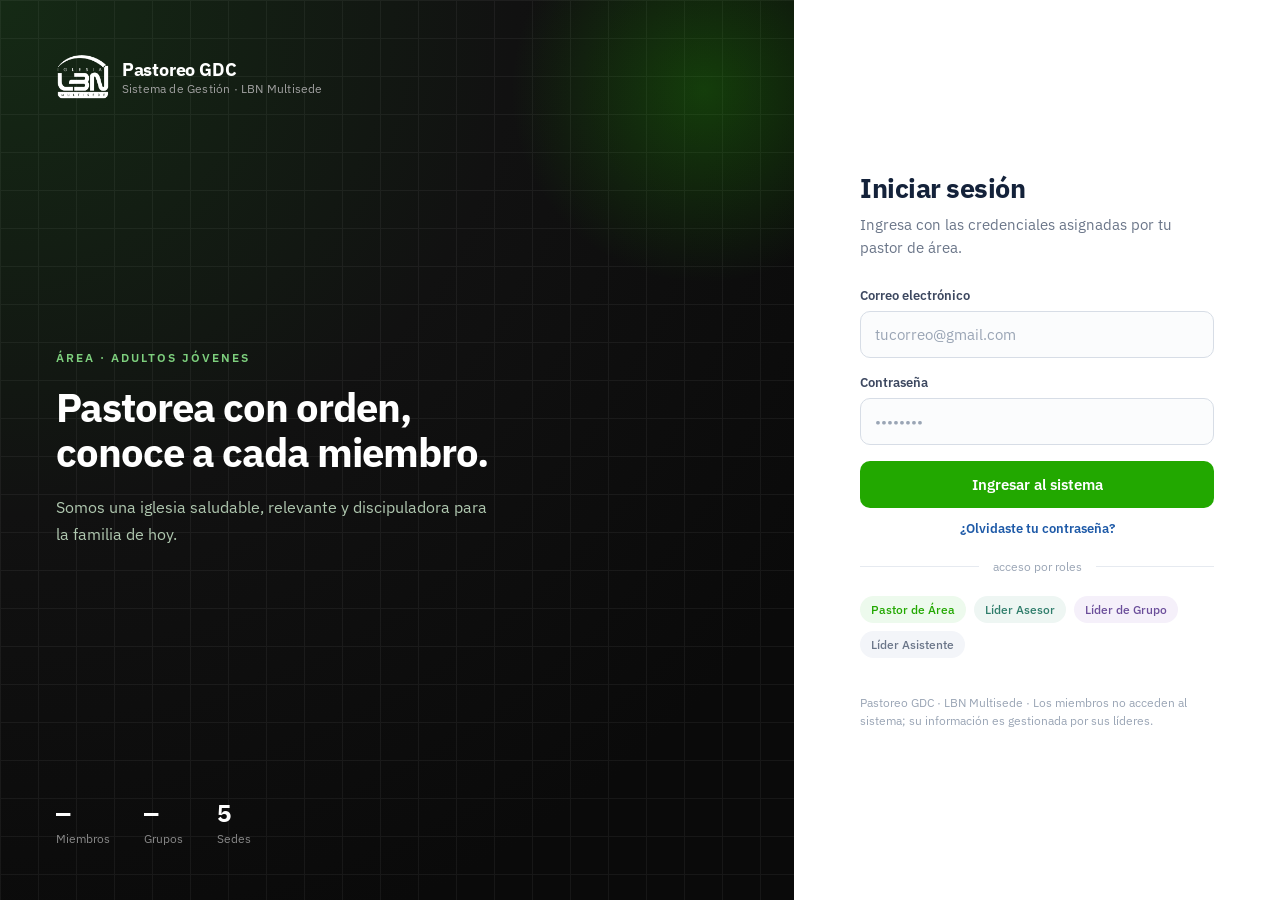
<file: index.html>
<!DOCTYPE html>
<html lang="es">
<head>
  <meta charset="UTF-8" />
  <meta name="viewport" content="width=device-width, initial-scale=1.0" />
  <title>Pastoreo GDC</title>
  <link rel="preconnect" href="https://fonts.googleapis.com" />
  <link rel="preconnect" href="https://fonts.gstatic.com" crossorigin />
  <link href="https://fonts.googleapis.com/css2?family=IBM+Plex+Sans:wght@400;500;600;700&family=IBM+Plex+Mono:wght@500;600&display=swap" rel="stylesheet" />
  <link rel="stylesheet" href="css/style.css" />
</head>
<body>

  <!-- ====== LOGIN ====== -->
  <div id="view-login" class="view-login hidden">
    <div class="login-left">
      <div class="login-grid-bg"></div>
      <div class="login-glow"></div>
      <div class="login-logo-row">
        <img src="./img/logo-lbn.png" alt="LBN" style="height:46px;object-fit:contain;flex-shrink:0;" />
        <div>
          <div class="login-brand">Pastoreo GDC</div>
          <div class="login-brand-sub">Sistema de Gestión · LBN Multisede</div>
        </div>
      </div>
      <div class="login-hero">
        <div class="login-area-label">Área · Adultos Jóvenes</div>
        <h1 class="login-title">Pastorea con orden,<br/>conoce a cada miembro.</h1>
        <p class="login-desc">Somos una iglesia saludable, relevante y discipuladora para la familia de hoy.</p>
      </div>
      <div class="login-stats">
        <div><div class="stat-num" id="stat-total">—</div><div class="stat-label">Miembros</div></div>
        <div><div class="stat-num" id="stat-grupos">—</div><div class="stat-label">Grupos</div></div>
        <div><div class="stat-num" id="stat-sedes">5</div><div class="stat-label">Sedes</div></div>
      </div>
    </div>
    <div class="login-right">
      <div class="login-form-header">
        <h2>Iniciar sesión</h2>
        <p>Ingresa con las credenciales asignadas por tu pastor de área.</p>
      </div>
      <label class="field-label">Correo electrónico</label>
      <input id="login-email" type="email" placeholder="tucorreo@gmail.com" class="field-input" />
      <label class="field-label">Contraseña</label>
      <input id="login-password" type="password" placeholder="••••••••" class="field-input" />
      <div id="login-error" class="login-error hidden"></div>
      <button id="btn-login" class="btn-primary btn-full">Ingresar al sistema</button>
      <div class="login-divider"><span>acceso por roles</span></div>
      <div class="role-chips">
        <span class="role-chip chip-pastor">Pastor de Área</span>
        <span class="role-chip chip-asesor">Líder Asesor</span>
        <span class="role-chip chip-lider">Líder de Grupo</span>
        <span class="role-chip chip-asistente">Líder Asistente</span>
      </div>
      <p class="login-footer">Pastoreo GDC · LBN Multisede · Los miembros no acceden al sistema; su información es gestionada por sus líderes.</p>
    </div>
  </div>

  <!-- ====== APP SHELL ====== -->
  <div id="view-app" class="app-shell hidden">
    <!-- SIDEBAR -->
    <aside class="sidebar">
      <div class="sidebar-logo">
        <img src="./img/logo-lbn.png" alt="LBN" style="height:34px;object-fit:contain;flex-shrink:0;" />
        <div>
          <div class="sidebar-brand">Pastoreo GDC</div>
          <div class="sidebar-brand-sub">Adultos Jóvenes · LBN</div>
        </div>
      </div>
      <nav class="sidebar-nav">
        <div class="nav-section-label">PRINCIPAL</div>
        <a class="nav-item" data-page="dashboard">
          <svg width="19" height="19" viewBox="0 0 24 24" fill="none" stroke="currentColor" stroke-width="1.8" stroke-linecap="round" stroke-linejoin="round"><path d="M3 10.5 12 3l9 7.5"/><path d="M5 9.3V21h14V9.3"/></svg>
          Inicio
        </a>
        <a class="nav-item" data-page="miembros">
          <svg width="19" height="19" viewBox="0 0 24 24" fill="none" stroke="currentColor" stroke-width="1.8" stroke-linecap="round" stroke-linejoin="round"><path d="M16 21v-2a4 4 0 0 0-4-4H6a4 4 0 0 0-4 4v2"/><circle cx="9" cy="7" r="3.4"/><path d="M22 21v-2a4 4 0 0 0-3-3.85"/><path d="M16 3.15a4 4 0 0 1 0 7.7"/></svg>
          Miembros
        </a>
        <a class="nav-item" data-page="organigrama">
          <svg width="19" height="19" viewBox="0 0 24 24" fill="none" stroke="currentColor" stroke-width="1.8" stroke-linecap="round" stroke-linejoin="round"><rect x="9" y="2.5" width="6" height="5" rx="1.2"/><rect x="2.5" y="16.5" width="6" height="5" rx="1.2"/><rect x="15.5" y="16.5" width="6" height="5" rx="1.2"/><path d="M12 7.5v4.5M5.5 16.5V13h13v3.5"/></svg>
          Organigrama
        </a>
        <a class="nav-item" data-page="calendario">
          <svg width="19" height="19" viewBox="0 0 24 24" fill="none" stroke="currentColor" stroke-width="1.8" stroke-linecap="round" stroke-linejoin="round"><rect x="3" y="4.5" width="18" height="17" rx="2.2"/><path d="M16 2.5v4M8 2.5v4M3 9.5h18"/></svg>
          Calendario
        </a>
        <a class="nav-item" data-page="reportes">
          <svg width="19" height="19" viewBox="0 0 24 24" fill="none" stroke="currentColor" stroke-width="1.8" stroke-linecap="round" stroke-linejoin="round"><path d="M3 3v18h18"/><rect x="7" y="11.5" width="3" height="6.5" rx="0.6"/><rect x="12" y="7.5" width="3" height="10.5" rx="0.6"/><rect x="17" y="4.5" width="3" height="13.5" rx="0.6"/></svg>
          Reportes
        </a>
        <a class="nav-item" data-page="seguimiento">
          <svg width="19" height="19" viewBox="0 0 24 24" fill="none" stroke="currentColor" stroke-width="1.8" stroke-linecap="round" stroke-linejoin="round"><path d="M8 10h8M8 14h5"/><path d="M21 15a2 2 0 0 1-2 2H8l-4 4V6a2 2 0 0 1 2-2h13a2 2 0 0 1 2 2Z"/></svg>
          Seguimiento
        </a>
        <a class="nav-item" data-page="temas">
          <svg width="19" height="19" viewBox="0 0 24 24" fill="none" stroke="currentColor" stroke-width="1.8" stroke-linecap="round" stroke-linejoin="round"><path d="M4 19.5A2.5 2.5 0 0 1 6.5 17H20"/><path d="M6.5 2H20v20H6.5A2.5 2.5 0 0 1 4 19.5v-15A2.5 2.5 0 0 1 6.5 2Z"/><path d="M9 7h7M9 11h7"/></svg>
          Temas
        </a>
        <div class="nav-section-label" style="margin-top:14px;">HERRAMIENTAS</div>
        <a class="nav-item" data-page="planeador">
          <svg width="19" height="19" viewBox="0 0 24 24" fill="none" stroke="currentColor" stroke-width="1.8" stroke-linecap="round" stroke-linejoin="round"><rect x="3" y="4" width="18" height="18" rx="2"/><path d="M16 2v4M8 2v4M3 10h18"/><path d="M8 14h.01M12 14h.01M16 14h.01M8 18h.01M12 18h.01"/></svg>
          Planeador
        </a>
        <a class="nav-item" data-page="equipos">
          <svg width="19" height="19" viewBox="0 0 24 24" fill="none" stroke="currentColor" stroke-width="1.8" stroke-linecap="round" stroke-linejoin="round"><circle cx="9" cy="7" r="3"/><path d="M3 21v-2a4 4 0 0 1 4-4h4a4 4 0 0 1 4 4v2"/><path d="M16 3.13a4 4 0 0 1 0 7.75M21 21v-2a4 4 0 0 0-3-3.85"/></svg>
          Nuevos Equipos
        </a>
        <a class="nav-item" data-page="ofrendas">
          <svg width="19" height="19" viewBox="0 0 24 24" fill="none" stroke="currentColor" stroke-width="1.8" stroke-linecap="round" stroke-linejoin="round"><path d="M12 2a5 5 0 0 1 5 5c0 5-5 11-5 11S7 12 7 7a5 5 0 0 1 5-5z"/><circle cx="12" cy="7" r="2"/></svg>
          Ofrendas
        </a>
        <div class="nav-section-label" style="margin-top:14px;">GESTIÓN</div>
        <a class="nav-item" data-page="solicitudes" style="position:relative;">
          <svg width="19" height="19" viewBox="0 0 24 24" fill="none" stroke="currentColor" stroke-width="1.8" stroke-linecap="round" stroke-linejoin="round"><path d="M16 21v-2a4 4 0 0 0-4-4H6a4 4 0 0 0-4 4v2"/><circle cx="9" cy="7" r="3.4"/><path d="M19 8v6M22 11h-6"/></svg>
          Solicitudes
          <span id="badge-solicitudes" style="display:none;position:absolute;top:6px;right:8px;background:#c0392b;color:#fff;border-radius:20px;font-size:10px;font-weight:700;padding:1px 6px;min-width:18px;align-items:center;justify-content:center;"></span>
        </a>
        <a class="nav-item" data-page="nuevo">
          <svg width="19" height="19" viewBox="0 0 24 24" fill="none" stroke="currentColor" stroke-width="1.8" stroke-linecap="round" stroke-linejoin="round"><path d="M12 5v14M5 12h14"/></svg>
          Nuevo registro
        </a>
        <a class="nav-item admin-only" data-page="admin" style="display:none;">
          <svg width="19" height="19" viewBox="0 0 24 24" fill="none" stroke="currentColor" stroke-width="1.8" stroke-linecap="round" stroke-linejoin="round"><circle cx="12" cy="8" r="3.5"/><path d="M20 21a8 8 0 1 0-16 0"/><path d="M16 11l1.5 1.5L21 9"/></svg>
          Administración
        </a>
      </nav>
      <div class="sidebar-user">
        <div class="sidebar-user-inner">
          <div class="avatar sm" id="sidebar-avatar">DR</div>
          <div class="sidebar-user-info">
            <div id="sidebar-name">—</div>
            <div id="sidebar-role">—</div>
          </div>
          <button id="btn-logout" class="btn-icon" title="Cerrar sesión">
            <svg width="17" height="17" viewBox="0 0 24 24" fill="none" stroke="#8fa8cc" stroke-width="1.8" stroke-linecap="round" stroke-linejoin="round"><path d="M9 21H5a2 2 0 0 1-2-2V5a2 2 0 0 1 2-2h4"/><path d="m16 17 5-5-5-5M21 12H9"/></svg>
          </button>
        </div>
      </div>
    </aside>

    <!-- MAIN -->
    <div class="main-area">
      <header class="topbar">
        <div>
          <div class="topbar-title" id="page-title">Inicio</div>
          <div class="topbar-sub" id="page-sub">Resumen general del área</div>
        </div>
        <div class="topbar-right">
          <div class="search-box">
            <svg width="16" height="16" viewBox="0 0 24 24" fill="none" stroke="#9aa5b5" stroke-width="2" stroke-linecap="round"><circle cx="11" cy="11" r="7"/><path d="m21 21-4.3-4.3"/></svg>
            <input id="global-search" placeholder="Buscar miembro..." />
          </div>
          <div class="topbar-user">
            <div class="avatar sm blue" id="topbar-avatar">DR</div>
            <div>
              <div id="topbar-name">—</div>
              <div id="topbar-role" class="topbar-role-label">—</div>
            </div>
          </div>
          <button id="btn-logout-mobile" class="btn-icon mobile-only" title="Cerrar sesión">
            <svg width="19" height="19" viewBox="0 0 24 24" fill="none" stroke="#56607a" stroke-width="1.8" stroke-linecap="round" stroke-linejoin="round"><path d="M9 21H5a2 2 0 0 1-2-2V5a2 2 0 0 1 2-2h4"/><path d="m16 17 5-5-5-5M21 12H9"/></svg>
          </button>
        </div>
      </header>

      <main class="main-content" id="main-content">
        <!-- Views rendered here by JS -->
      </main>
    </div>
  </div>

  <script type="module" src="js/main.js"></script>
</body>
</html>
</file>
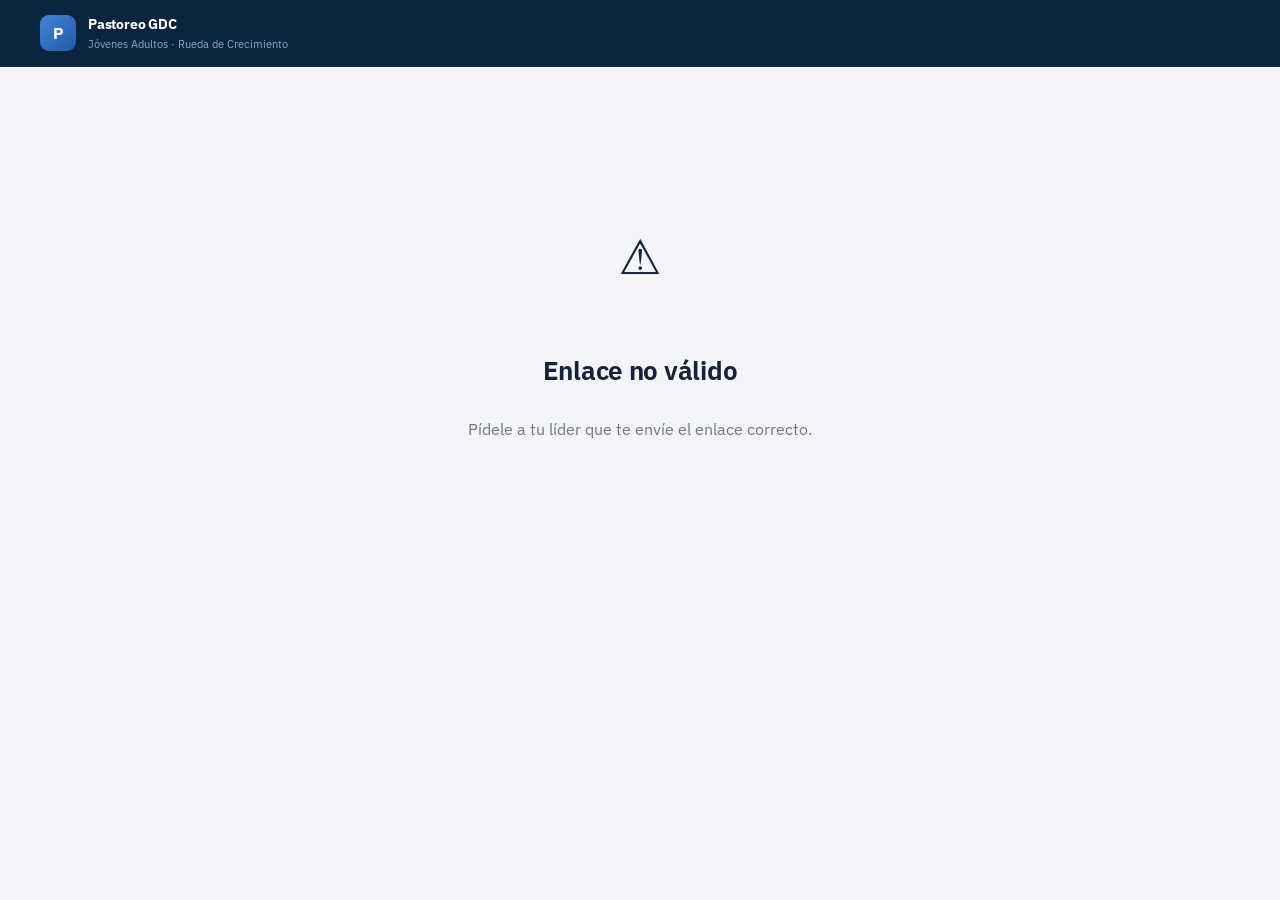
<file: evaluar.html>
<!doctype html>
<html lang="es" data-theme="light">
<head>
<meta charset="utf-8">
<meta name="viewport" content="width=device-width, initial-scale=1, viewport-fit=cover">
<meta name="robots" content="noindex">
<title>Rueda de Crecimiento</title>
<link rel="preconnect" href="https://fonts.googleapis.com">
<link rel="preconnect" href="https://fonts.gstatic.com" crossorigin>
<link rel="stylesheet" href="https://fonts.googleapis.com/css2?family=IBM+Plex+Sans:wght@400;500;600;700&family=IBM+Plex+Mono:wght@500;600&display=swap">
<style>
:root{
  --bg:#f3f5f9; --surface:#ffffff; --ink:#14223a; --muted:#6b7689; --line:#d7dde6;
  --accent:#1e5aa8; --accent-soft:#e8f0fb; --focus:#c0392b; --focus-soft:#fdf3f2; --prev:#9aa5b5;
  --display:'IBM Plex Sans','Segoe UI',system-ui,sans-serif;
  --body:'IBM Plex Sans','Segoe UI',system-ui,sans-serif;
  --mono:'IBM Plex Mono',ui-monospace,Consolas,monospace;
  --radius:10px;
}
@media(prefers-color-scheme:dark){
  :root:not([data-theme="light"]){
    --bg:#0d1e38;--surface:#111e35;--ink:#c8d8f0;--muted:#7f96b8;--line:#1f3558;
    --accent:#4685d6;--accent-soft:#162b50;--focus:#e55c4a;--focus-soft:#3a1818;--prev:#5b7399;
    color-scheme:dark;
  }
}
*{box-sizing:border-box}
body{background:var(--bg);color:var(--ink);font-family:var(--body);font-size:16px;line-height:1.55;margin:0}
.page{max-width:1180px;margin:0 auto;padding-inline:clamp(16px,4vw,40px);padding-block:clamp(24px,5vw,56px) 64px;display:grid;gap:28px}
.sr{position:absolute;width:1px;height:1px;overflow:hidden;clip:rect(0 0 0 0);white-space:nowrap}
:focus-visible{outline:3px solid var(--accent);outline-offset:2px}

.head{display:grid;gap:10px;max-width:68ch}
.eyebrow{margin:0;font-size:.78rem;font-weight:600;letter-spacing:.09em;text-transform:uppercase;color:var(--accent)}
h1{margin:0;font-family:var(--display);font-weight:650;font-size:clamp(1.8rem,5.5vw,3rem);line-height:1.08;letter-spacing:-.01em}
.lede{margin:0;color:var(--muted);font-size:1.03rem}

button{font:inherit;cursor:pointer}
.btn{border:0;border-radius:8px;padding:12px 20px;min-height:44px;font-weight:700;background:var(--accent);color:var(--surface);font-size:1rem}
.btn:hover{opacity:.88}
.btn:disabled{opacity:.5;cursor:not-allowed}
.btn-full{width:100%;font-size:1.05rem;padding:15px 20px}

.layout{display:grid;gap:28px;align-items:start}
@media(min-width:900px){
  .layout{grid-template-columns:minmax(0,1fr) minmax(0,1.05fr)}
  .wheel-panel{position:sticky;top:calc(env(safe-area-inset-top,0px)+16px)}
}
.wheel-panel{display:grid;gap:16px;min-width:0}

#wheel{width:100%;height:auto;display:block;touch-action:manipulation;cursor:pointer;user-select:none}
.ring{fill:none;stroke:var(--line);stroke-width:1}
.ring-strong{stroke:var(--muted);stroke-opacity:.45}
.spoke{stroke:var(--line);stroke-width:1}
.tick{fill:var(--muted);font-family:var(--mono);font-size:10px}
.wedge{fill:var(--accent);fill-opacity:.82;stroke:var(--surface);stroke-width:1.5;transition:d .35s ease}
.wedge.is-focus{fill:var(--focus);fill-opacity:.9}
.lbl{fill:var(--ink);font-family:var(--body);font-size:17px;font-weight:600}
.lbl-score{fill:var(--muted);font-family:var(--mono);font-size:14px;font-weight:500}
.lbl.is-focus,.lbl-score.is-focus{fill:var(--focus)}

.summary{display:grid;gap:12px;padding:16px;border-radius:var(--radius);background:var(--surface);border:1px solid var(--line)}
.summary p{margin:0}
.sum-label{display:block;font-size:.74rem;font-weight:600;letter-spacing:.08em;text-transform:uppercase;color:var(--muted)}
.sum-big{font-family:var(--display);font-size:1.9rem;font-weight:650;line-height:1.1;font-variant-numeric:tabular-nums}
.sum-grid{display:grid;grid-template-columns:repeat(auto-fit,minmax(150px,1fr));gap:12px}
.sum-focus{padding:12px;border-radius:8px;background:var(--focus-soft)}
.sum-focus strong{color:var(--focus)}
.sum-focus p{margin-top:4px;font-size:.92rem}

.axes{display:grid;gap:14px;min-width:0}
.axis{background:var(--surface);border:1px solid var(--line);border-radius:var(--radius);padding:18px;display:grid;gap:12px;min-width:0;transition:border-color .3s,box-shadow .3s}
.axis.is-active{border-color:var(--accent);box-shadow:0 0 0 3px var(--accent-soft)}
.axis.is-focus{border-color:var(--focus)}
.axis-head{display:flex;align-items:baseline;justify-content:space-between;gap:12px}
.axis h2{margin:0;font-family:var(--display);font-weight:650;font-size:1.2rem;line-height:1.2}
.axis-score{font-family:var(--mono);font-size:1rem;color:var(--muted);white-space:nowrap;font-variant-numeric:tabular-nums}
.axis-score b{color:var(--ink);font-size:1.35rem}
.axis.is-focus .axis-score b{color:var(--focus)}
.tag{font-family:var(--body);font-size:.7rem;font-weight:700;letter-spacing:.06em;text-transform:uppercase;color:var(--focus);margin-right:8px}
.qs{margin:0;padding-left:1.1em;display:grid;gap:4px}
.qs li::marker{color:var(--accent)}
.anchors{margin:0;display:grid;gap:6px;padding:12px;border-radius:8px;background:var(--bg)}
.anchors-title{font-size:.72rem;font-weight:600;letter-spacing:.08em;text-transform:uppercase;color:var(--muted)}
.anchors div{display:grid;grid-template-columns:28px 1fr;gap:8px;align-items:baseline}
.anchors dt{font-family:var(--mono);font-weight:500;color:var(--accent);text-align:right}
.anchors dd{margin:0;font-size:.92rem;min-width:0}
.scale{border:0;margin:0;padding:0;display:grid;grid-template-columns:repeat(10,1fr);gap:4px}
.scale input{position:absolute;opacity:0;pointer-events:none}
.scale label{display:grid;place-items:center;min-height:40px;border-radius:6px;border:1px solid var(--line);font-family:var(--mono);font-size:.9rem;cursor:pointer;color:var(--muted);transition:background .15s,color .15s}
.scale label:hover{border-color:var(--accent);color:var(--ink)}
.scale input:checked + label{background:var(--accent);border-color:var(--accent);color:var(--surface);font-weight:600}
.axis.is-focus .scale input:checked + label{background:var(--focus);border-color:var(--focus)}
.scale input:focus-visible + label{outline:3px solid var(--accent);outline-offset:2px}
.scale-ends{display:flex;justify-content:space-between;font-size:.75rem;color:var(--muted);margin-top:-6px}

.comment-wrap{background:var(--surface);border:1px solid var(--line);border-radius:var(--radius);padding:18px}
.comment-wrap label{display:block;font-weight:600;margin-bottom:8px;font-size:.95rem}
textarea{width:100%;border:1px solid var(--line);border-radius:8px;padding:10px 12px;font:inherit;font-size:.95rem;resize:vertical;background:var(--bg);color:var(--ink);outline:none}
textarea:focus{border-color:var(--accent)}

.err-msg{background:#fbeef1;color:#9a3b52;border-radius:var(--radius);padding:10px 14px;font-size:.92rem}
.ok-screen{text-align:center;padding:48px 16px;display:grid;gap:16px;justify-items:center}
.ok-icon{font-size:3rem}
.loading{text-align:center;padding:60px 16px;color:var(--muted)}

.app-header{background:#0d2440;padding:14px clamp(16px,4vw,40px);display:flex;align-items:center;gap:12px;margin-bottom:0}
.app-header .logo-box{width:36px;height:36px;border-radius:9px;background:linear-gradient(135deg,#4685d6,#1e5aa8);display:flex;align-items:center;justify-content:center;font-weight:700;font-size:16px;color:#fff;flex-shrink:0}
.app-header .brand{font-weight:700;font-size:14px;color:#fff;letter-spacing:-.2px}
.app-header .brand-sub{font-size:11px;color:#8fa8cc}

@media(max-width:420px){
  .scale{gap:3px}
  .scale label{min-height:38px;font-size:.82rem}
  .axis{padding:14px}
}
@media(prefers-reduced-motion:reduce){
  *{transition:none!important;scroll-behavior:auto!important}
}
</style>
</head>
<body>
<header class="app-header">
  <div class="logo-box">P</div>
  <div>
    <div class="brand">Pastoreo GDC</div>
    <div class="brand-sub">Jóvenes Adultos · Rueda de Crecimiento</div>
  </div>
</header>
<div class="page" id="app">
  <p class="loading">Cargando…</p>
</div>
<script type="module">
import { supabase, CONFIGURADO } from './js/supabase.js';

const AXES = [
  {id:'dios', col:'dios', name:'Identidad en Cristo', label:'Identidad',
   q:['¿Sé quién soy en Cristo, o mi valor depende de lo que logro y de lo que opinan otros?','¿Tengo un tiempo con Dios constante, y mi fe decide cosas concretas de mi semana?'],
   a:{2:'Mi valor depende de lo que logro o de lo que opinan los demás.',5:'Sé lo que la Palabra dice de mí, pero bajo presión vuelvo a buscar aprobación.',9:'Sé quién soy en Cristo, y eso decide cómo respondo al fracaso, al éxito y al rechazo.'}},
  {id:'otros', col:'ocio', name:'Ocio y tiempo libre', label:'Ocio',
   q:['¿Tengo actividades de descanso reales, o mi tiempo libre se va en pantallas sin recargarme?','¿Sé parar sin culpa y disfrutar el descanso?'],
   a:{2:'No descanso: mi tiempo libre se va en redes o pantallas y me levanto igual de cansado.',5:'Descanso a veces, pero me cuesta desconectarme y me siento culpable cuando no produzco.',9:'Tengo hábitos de descanso sanos, actividades que me recargan y disfruto el ocio sin culpa.'}},
  {id:'familia', col:'familia', name:'Familia de origen', label:'Familia',
   q:['¿Hay algo con mi padre o mi madre que todavía decide cómo reacciono?','¿Honro a mis padres y a la vez tengo límites sanos con ellos?'],
   a:{2:'Hay heridas con mi padre o mi madre que siguen decidiendo cómo reacciono.',5:'Las reconozco y las estoy trabajando, en un curso o con alguien.',9:'He perdonado, honro a mis padres y tengo límites sanos con ellos.'}},
  {id:'adulta', col:'vida_adulta', name:'Vida adulta', label:'Vida adulta',
   q:['¿Qué cosas de mi vida todavía resuelven otros por mí?','¿Cumplo lo que prometo, también en lo pequeño?'],
   a:{2:'Otros resuelven por mí lo básico: casa, comida, trámites.',5:'Me hago cargo de lo mío, pero me cuesta la constancia en hábitos, salud y orden.',9:'Vivo de forma autónoma, cumplo lo que prometo y cuido mi cuerpo y mi tiempo.'}},
  {id:'finanzas', col:'dinero', name:'Finanzas', label:'Finanzas',
   q:['¿Sé cuánto gano, cuánto gasto y en qué?','¿Podría sostenerme solo si mañana tuviera que hacerlo?'],
   a:{2:'Dependo de mi familia para lo básico.',5:'Tengo ingreso estable, pero no ahorro ni llevo presupuesto.',9:'Me sostengo solo, llevo presupuesto, ahorro y no tengo deudas de consumo.'}},
  {id:'proposito', col:'profesion', name:'Propósito y trabajo', label:'Propósito',
   q:['¿Sé para qué estoy en este trabajo, o solo paso el mes?','¿Tengo un plan para dentro de tres años?'],
   a:{2:'Trabajo solo para pasar el mes, sin dirección.',5:'Tengo un trabajo estable, pero no sé hacia dónde voy.',9:'Sé para qué estoy, crezco en mi oficio y tengo un plan a tres años.'}},
  {id:'integridad', col:'relaciones', name:'Integridad y sexualidad', label:'Integridad',
   q:['¿Soy el mismo en público y en privado?','¿Hay hábitos que me controlan y que nadie conoce? ¿Tengo con quién hablarlo con total honestidad?'],
   a:{2:'Vivo una cosa en público y otra en privado.',5:'Lucho, pero rindo cuentas y voy avanzando.',9:'Soy el mismo en público y en privado: en lo sexual, en el dinero y en mi palabra.'}},
  {id:'hogar', col:'amigos', name:'Preparación para el hogar', label:'Hogar',
   q:['¿Qué tipo de esposo quiero ser, y lo estoy practicando hoy?','¿Trato a las mujeres con honra, también cuando nadie me ve?'],
   a:{2:'No he pensado en qué tipo de esposo quiero ser, ni guío a nadie en lo espiritual.',5:'Sé lo que quiero ser y oro por otros, pero todavía no tomo la iniciativa de guiar.',9:'Guío a otros en oración y en la Palabra, sé servir, liderar y pedir perdón, trato a las mujeres con honra y podría sostener un hogar.'}}
];

const CX = 200, CY = 200, STEP = 16, RMAX = 160, NS = 'http://www.w3.org/2000/svg';
const app = document.getElementById('app');
const miembroId = new URLSearchParams(location.search).get('m') || '';
let scores = {}, activeTimer;

function esc(v){ return String(v??'').replace(/[&<>"']/g,c=>({'&':'&amp;','<':'&lt;','>':'&gt;','"':'&quot;',"'":'&#39;'}[c])); }
function fail(msg){ app.innerHTML=`<div class="ok-screen"><p class="ok-icon">⚠️</p><h1 style="font-family:var(--display);font-size:1.6rem;">Enlace no válido</h1><p style="color:var(--muted)">${esc(msg)}</p></div>`; }

function svgEl(tag,attrs,text){
  const n=document.createElementNS(NS,tag);
  for(const k in attrs) n.setAttribute(k,attrs[k]);
  if(text!=null) n.textContent=text;
  return n;
}
function polar(r,deg){ const t=deg*Math.PI/180; return [CX+r*Math.cos(t),CY+r*Math.sin(t)]; }
function startAngle(i){ return -112.5+i*45; }
function wedgePath(r,i){
  const s=startAngle(i),a=polar(r,s),b=polar(r,s+45);
  return 'M'+CX+' '+CY+'L'+a[0].toFixed(2)+' '+a[1].toFixed(2)+'A'+r+' '+r+' 0 0 1 '+b[0].toFixed(2)+' '+b[1].toFixed(2)+'Z';
}

function focusIds(){
  const filled=AXES.filter(x=>scores[x.id]);
  if(filled.length<AXES.length) return [];
  const mn=Math.min(...AXES.map(x=>scores[x.id]));
  return AXES.filter(x=>scores[x.id]===mn).map(x=>x.id);
}

function renderWheel(){
  const fills=document.getElementById('fills'); fills.textContent='';
  const labels=document.getElementById('labels'); labels.textContent='';
  const low=focusIds();
  AXES.forEach((x,i)=>{
    if(scores[x.id]) fills.appendChild(svgEl('path',{d:wedgePath(scores[x.id]*STEP,i),'class':'wedge'+(low.includes(x.id)?' is-focus':'')}));
    const mid=startAngle(i)+22.5, pt=polar(RMAX+24,mid);
    const c=Math.cos(mid*Math.PI/180), sn=Math.sin(mid*Math.PI/180);
    const anchor=c>0.3?'start':(c<-0.3?'end':'middle');
    const y=sn<-0.5?pt[1]-18:(sn>0.5?pt[1]+14:pt[1]-4);
    const cls=low.includes(x.id)?' is-focus':'';
    labels.appendChild(svgEl('text',{x:pt[0],y:y,'text-anchor':anchor,'class':'lbl'+cls},x.label));
    labels.appendChild(svgEl('text',{x:pt[0],y:y+18,'text-anchor':anchor,'class':'lbl-score'+cls},scores[x.id]?scores[x.id]+'/10':'—'));
  });
  renderSummary(low);
  AXES.forEach(x=>{
    const card=document.getElementById('axis-'+x.id); if(!card) return;
    const isLow=low.includes(x.id);
    card.classList.toggle('is-focus',isLow);
    const sc=document.getElementById('sc-'+x.id);
    if(sc) sc.innerHTML=(isLow?'<span class="tag">Foco</span>':'')+(scores[x.id]?'<b>'+scores[x.id]+'</b> /10':'—');
    card.querySelectorAll('.scale input').forEach(inp=>{ inp.checked=+inp.value===scores[x.id]; });
  });
}

function renderSummary(low){
  const sum=document.getElementById('summary'); if(!sum) return;
  const done=AXES.filter(x=>scores[x.id]).length;
  if(done<AXES.length){
    sum.innerHTML='<div><span class="sum-label">Progreso</span><p class="sum-big">'+done+' de '+AXES.length+' áreas</p></div><p>Cuando marques todas verás tu foco del semestre.</p>';
  } else {
    const avg=(AXES.reduce((t,x)=>t+scores[x.id],0)/AXES.length).toFixed(1).replace('.',',');
    const lowAxes=AXES.filter(x=>low.includes(x.id));
    sum.innerHTML='<div><span class="sum-label">Promedio</span><p class="sum-big">'+avg+' / 10</p></div>'
      +'<div class="sum-grid"><div class="sum-focus"><span class="sum-label">Tu foco</span><strong>'+lowAxes.map(x=>x.name).join(' y ')+'</strong>'
      +(lowAxes.length===1?'<p>'+lowAxes[0].q[0]+'</p>':'<p>Con tu líder, elige una de las dos para trabajar.</p>')+'</div></div>';
  }
}

function buildUI(nombre){
  let html=`
    <header class="head">
      <p class="eyebrow">Grupo de Cuidado · Jóvenes Adultos</p>
      <h1>Hola${nombre?', '+esc(nombre):''} 👋</h1>
      <p class="lede"><strong>El ideal es un hombre de Dios:</strong> identidad en Cristo, carácter, integridad y liderazgo espiritual. Lee las preguntas de cada área, compara con las descripciones y marca del 1 al 10 dónde estás hoy. Sé honesto: no hay respuestas correctas. Tu líder la revisará contigo.</p>
    </header>

    <div class="layout">
      <section class="wheel-panel" aria-label="Tu rueda">
        <svg id="wheel" viewBox="-88 -34 576 468" role="img" aria-label="Rueda de crecimiento">
          <g id="grid"></g><g id="fills"></g><g id="labels"></g>
        </svg>
        <div class="summary" id="summary" aria-live="polite"></div>
      </section>

      <section class="axes" id="axes-wrap" aria-label="Las ocho áreas">`;

  AXES.forEach(x=>{
    html+=`<article class="axis" id="axis-${x.id}">
      <div class="axis-head"><h2>${x.name}</h2><span class="axis-score" id="sc-${x.id}">—</span></div>
      <ul class="qs">${x.q.map(q=>'<li>'+q+'</li>').join('')}</ul>
      <dl class="anchors">
        <span class="anchors-title">Cómo se ve cada nivel</span>
        ${[2,5,9].map(n=>`<div><dt>${n}</dt><dd>${x.a[n]}</dd></div>`).join('')}
      </dl>
      <fieldset class="scale"><legend class="sr">Tu número en ${x.name}</legend>
        ${Array.from({length:10},(_,n)=>`<input type="radio" name="s-${x.id}" id="s-${x.id}-${n+1}" value="${n+1}"><label for="s-${x.id}-${n+1}">${n+1}</label>`).join('')}
      </fieldset>
      <div class="scale-ends" aria-hidden="true"><span>Lejos</span><span>Listo</span></div>
    </article>`;
  });

  html+=`</section></div>

    <div class="comment-wrap">
      <label for="comentario">¿Algo más que quieras compartir con tu líder? <span style="font-weight:400;color:var(--muted)">(opcional)</span></label>
      <textarea id="comentario" rows="3" maxlength="1000" placeholder="Escribe aquí..."></textarea>
    </div>
    <div id="err-msg" style="display:none" class="err-msg"></div>
    <button class="btn btn-full" id="btn-enviar" disabled>Marca todas las áreas para enviar</button>`;

  app.innerHTML=html;

  // Construir grid SVG
  const grid=document.getElementById('grid');
  for(let k=1;k<=10;k++) grid.appendChild(svgEl('circle',{cx:CX,cy:CY,r:k*STEP,'class':'ring'+(k%5===0?' ring-strong':'')}));
  for(let i=0;i<8;i++){ const e=polar(RMAX,startAngle(i)); grid.appendChild(svgEl('line',{x1:CX,y1:CY,x2:e[0],y2:e[1],'class':'spoke'})); }
  [2,4,6,8,10].forEach(k=>{ const p=polar(k*STEP-8,-112.5-6); grid.appendChild(svgEl('text',{x:p[0],y:p[1]+3,'text-anchor':'middle','class':'tick'},String(k))); });

  // Clic en rueda
  const wheelEl=document.getElementById('wheel');
  wheelEl.addEventListener('click',ev=>{
    const pt=wheelEl.createSVGPoint(); pt.x=ev.clientX; pt.y=ev.clientY;
    const loc=pt.matrixTransform(wheelEl.getScreenCTM().inverse());
    const dx=loc.x-CX,dy=loc.y-CY,r=Math.sqrt(dx*dx+dy*dy);
    if(r>RMAX+6) return;
    const deg=(Math.atan2(dy,dx)*180/Math.PI+112.5+720)%360;
    const i=Math.floor(deg/45),v=Math.min(10,Math.max(1,Math.ceil(r/STEP)));
    setScore(AXES[i].id,v);
    const card=document.getElementById('axis-'+AXES[i].id);
    document.querySelectorAll('.axis.is-active').forEach(c=>c.classList.remove('is-active'));
    card.classList.add('is-active');
    clearTimeout(activeTimer); activeTimer=setTimeout(()=>card.classList.remove('is-active'),1600);
    if(window.matchMedia('(min-width:900px)').matches) card.scrollIntoView({block:'nearest',behavior:'smooth'});
  });

  // Radios de cada área
  AXES.forEach(x=>{
    document.getElementById('axes-wrap').querySelectorAll(`input[name="s-${x.id}"]`).forEach(inp=>{
      inp.addEventListener('change',()=>setScore(x.id,+inp.value));
    });
  });

  // Enviar
  document.getElementById('btn-enviar').addEventListener('click', async()=>{
    const errEl=document.getElementById('err-msg');
    errEl.style.display='none';
    const btn=document.getElementById('btn-enviar');
    btn.disabled=true; btn.textContent='Enviando…';
    try {
      const porColumna=Object.fromEntries(AXES.map(a=>[a.col,scores[a.id]]));
      const { error }=await supabase.rpc('evaluacion_publica_enviar',{
        p_miembro:miembroId, p_valores:porColumna, p_comentario:document.getElementById('comentario').value||''
      });
      if(error) throw new Error(error.message);
      const wheelClone = document.getElementById('wheel') ? document.getElementById('wheel').outerHTML : '';
      const comentarioVal = document.getElementById('comentario').value || '';
      const avg = (AXES.reduce((t,x)=>t+scores[x.id],0)/AXES.length).toFixed(1);
      const rowsHtml = AXES.map(x=>`
        <tr>
          <td style="font-weight:600;padding:7px 10px;border-bottom:1px solid #e8ecf2;">${x.name}</td>
          <td style="text-align:center;padding:7px 10px;border-bottom:1px solid #e8ecf2;font-weight:700;color:#1e5aa8;">${scores[x.id]}/10</td>
          <td style="padding:7px 10px;border-bottom:1px solid #e8ecf2;font-size:12px;color:#56607a;">${x.a[scores[x.id]] || (scores[x.id]<=3?x.a[2]:scores[x.id]<=7?x.a[5]:x.a[9])}</td>
        </tr>`).join('');
      app.innerHTML=`<div class="ok-screen" style="max-width:640px;margin:0 auto;padding:24px 16px;">
        <p class="ok-icon">🙏</p>
        <h1 style="font-family:var(--display);font-size:2rem;margin-bottom:6px;">¡Gracias!</h1>
        <p style="color:var(--muted);max-width:42ch;margin:0 auto 28px;">Tu evaluación fue enviada. Tu líder la revisará contigo en la próxima conversación.</p>
        ${wheelClone ? `<div style="display:flex;justify-content:center;margin-bottom:28px;">${wheelClone.replace('<svg ','<svg style="max-width:360px;width:100%;height:auto;" ')}</div>` : ''}
        <div style="background:#f7f9fb;border:1px solid #dde2ea;border-radius:14px;overflow:hidden;margin-bottom:20px;">
          <div style="background:#0d2440;color:#fff;padding:12px 16px;font-weight:700;font-size:14px;display:flex;justify-content:space-between;align-items:center;">
            <span>Tus resultados · Rueda de Crecimiento</span><span style="background:#1e5aa8;padding:3px 10px;border-radius:20px;">Prom. ${avg}</span>
          </div>
          <table style="width:100%;border-collapse:collapse;font-size:13.5px;"><tbody>${rowsHtml}</tbody></table>
          ${comentarioVal?`<div style="padding:10px 16px;font-size:13px;color:#56607a;border-top:1px solid #e8ecf2;font-style:italic;">"${comentarioVal}"</div>`:''}
        </div>
        <button onclick="descargarPDF()" style="background:#1e5aa8;color:#fff;border:none;border-radius:10px;padding:12px 28px;font-size:15px;font-weight:600;cursor:pointer;display:flex;align-items:center;gap:8px;margin:0 auto;">
          <svg width="17" height="17" viewBox="0 0 24 24" fill="none" stroke="currentColor" stroke-width="2.2" stroke-linecap="round"><path d="M21 15v4a2 2 0 0 1-2 2H5a2 2 0 0 1-2-2v-4"/><polyline points="7 10 12 15 17 10"/><line x1="12" y1="15" x2="12" y2="3"/></svg>
          Descárgalo y compártelo con tu líder
        </button>
      </div>`;
      window.descargarPDF = function(){
        const svgEl = app.querySelector('svg');
        const svgB64 = svgEl ? 'data:image/svg+xml;base64,'+btoa(unescape(encodeURIComponent(svgEl.outerHTML))) : '';
        const rows = AXES.map(x=>`<tr><td style="padding:6px 10px;border-bottom:1px solid #eee;font-weight:600;">${x.name}</td><td style="padding:6px 10px;border-bottom:1px solid #eee;text-align:center;font-weight:700;color:#1e5aa8;">${scores[x.id]}/10</td><td style="padding:6px 10px;border-bottom:1px solid #eee;font-size:11px;color:#555;">${x.a[scores[x.id]]||(scores[x.id]<=3?x.a[2]:scores[x.id]<=7?x.a[5]:x.a[9])}</td></tr>`).join('');
        const w = window.open('','_blank');
        w.document.write(`<!doctype html><html><head><meta charset="utf-8"><title>Rueda de Crecimiento</title>
        <style>body{font-family:'Segoe UI',sans-serif;margin:0;padding:24px;color:#14223a;}
        h1{color:#0d2440;font-size:22px;margin-bottom:4px;}
        .sub{color:#6b7689;font-size:13px;margin-bottom:20px;}
        .header{background:#0d2440;color:#fff;padding:10px 14px;border-radius:8px 8px 0 0;display:flex;justify-content:space-between;font-weight:700;font-size:13px;}
        table{width:100%;border-collapse:collapse;font-size:12px;}
        td{padding:6px 10px;border-bottom:1px solid #eee;vertical-align:top;}
        .avg{background:#1e5aa8;color:#fff;padding:2px 10px;border-radius:20px;font-size:12px;}
        img{display:block;margin:0 auto 20px;max-width:300px;}
        .comment{font-style:italic;color:#555;font-size:12px;padding:8px 12px;border-top:1px solid #eee;background:#f9f9f9;}
        @media print{button{display:none!important;}}
        </style></head><body>
        <h1>Rueda de Crecimiento · Pastoreo GDC</h1>
        <div class="sub">Jóvenes Adultos · Autoevaluación ${new Date().toLocaleDateString('es-ES',{year:'numeric',month:'long',day:'numeric'})}</div>
        ${svgB64?`<img src="${svgB64}" />`:''}
        <div style="border:1px solid #dde2ea;border-radius:8px;overflow:hidden;margin-bottom:16px;">
          <div class="header"><span>Resultados por área</span><span class="avg">Promedio ${avg}</span></div>
          <table><tbody>${rows}</tbody></table>
          ${comentarioVal?`<div class="comment">"${comentarioVal}"</div>`:''}
        </div>
        <script>window.onload=()=>{window.print();}<\/script>
        </body></html>`);
        w.document.close();
      };
    } catch(e){
      errEl.textContent=e.message||'Hubo un error. Revisa tu conexión e intenta de nuevo.';
      errEl.style.display='block';
      btn.disabled=false; btn.textContent='Enviar evaluación';
    }
  });

  renderWheel();
}

function setScore(id,v){
  scores[id]=v;
  const allDone=AXES.every(x=>scores[x.id]);
  const btn=document.getElementById('btn-enviar');
  if(btn){ btn.disabled=!allDone; btn.textContent=allDone?'Enviar evaluación':'Marca todas las áreas para enviar'; }
  renderWheel();
}

async function init(){
  if(!/^[0-9a-f]{8}-[0-9a-f]{4}-[0-9a-f]{4}-[0-9a-f]{4}-[0-9a-f]{12}$/i.test(miembroId))
    return fail('Pídele a tu líder que te envíe el enlace correcto.');
  if(!CONFIGURADO) return fail('El sistema aún no está configurado.');
  try {
    const { data, error }=await supabase.rpc('evaluacion_publica_info',{ p_miembro:miembroId });
    if(error) throw error;
    if(!data) return fail('Pídele a tu líder que te envíe el enlace de nuevo.');
    buildUI(data);
  } catch {
    fail('No se pudo cargar. Revisa tu conexión e intenta de nuevo.');
  }
}

init();
</script>
</body>
</html>
</file>
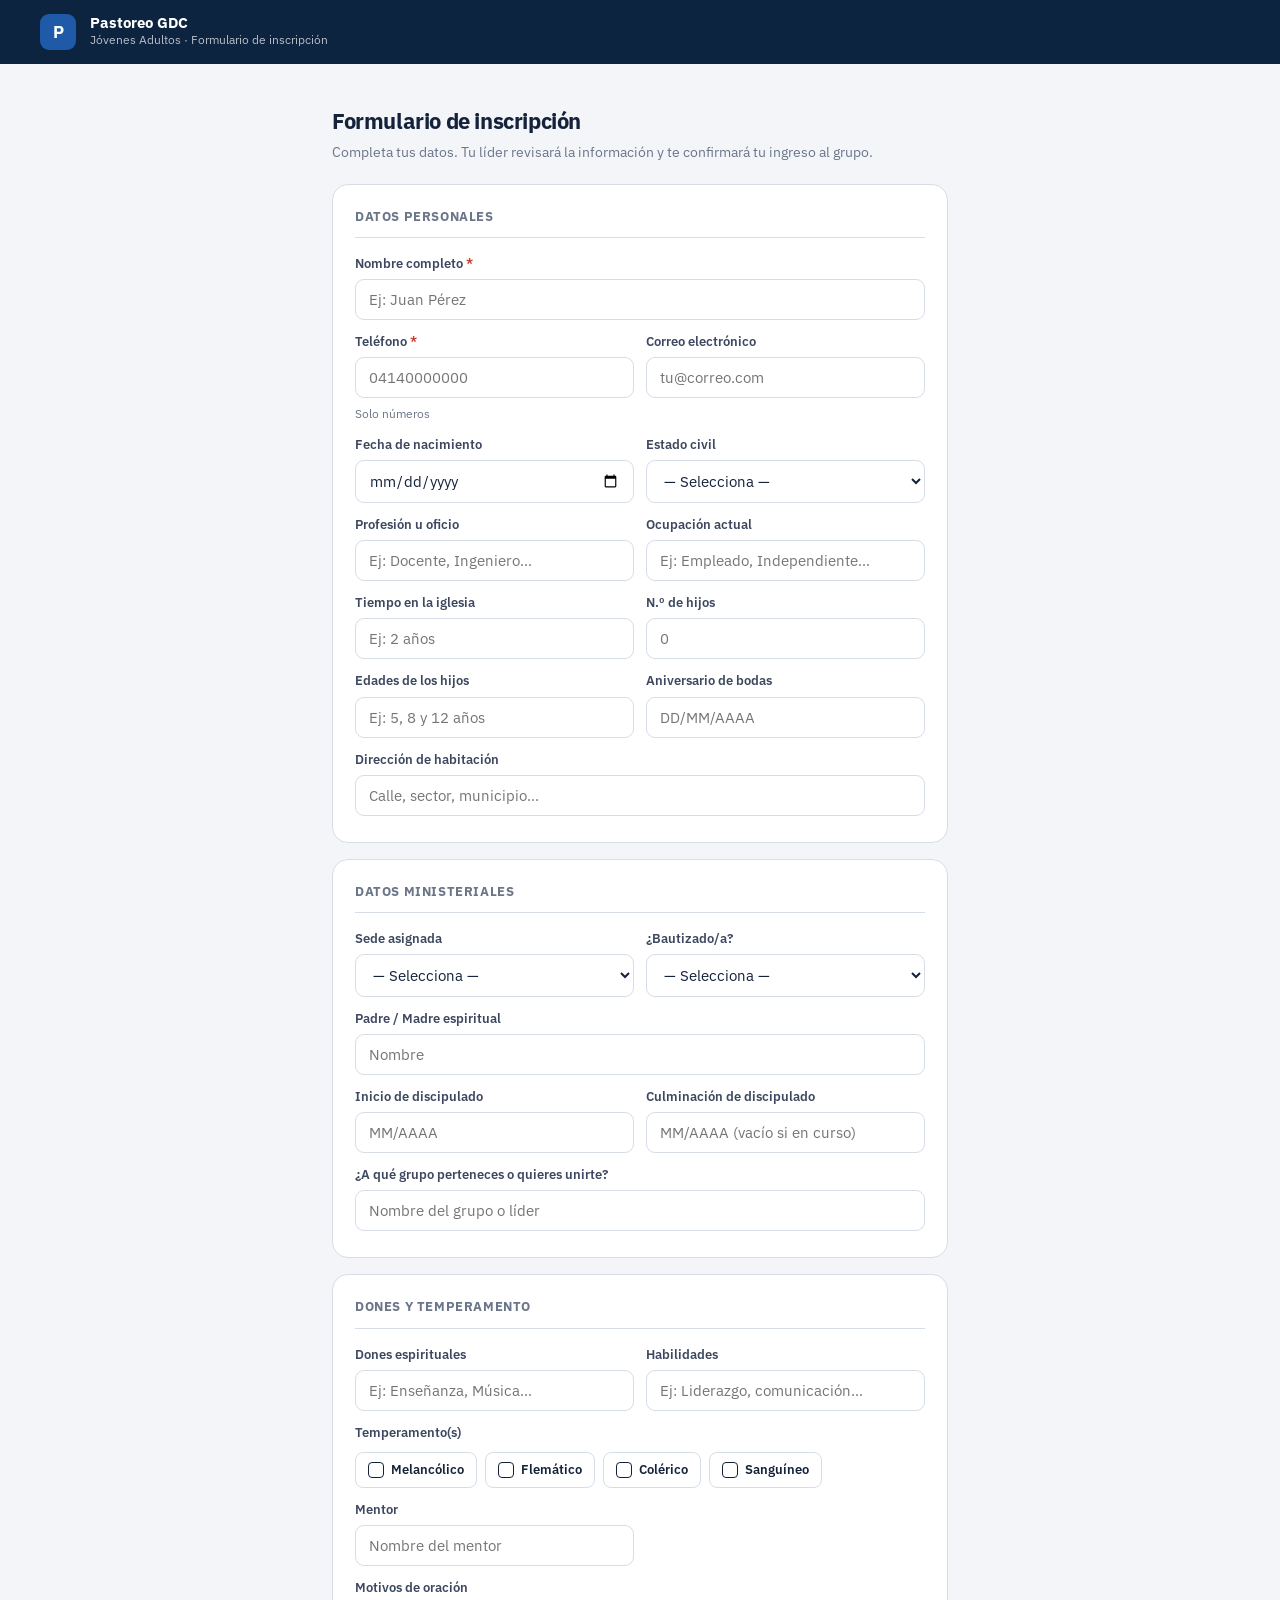
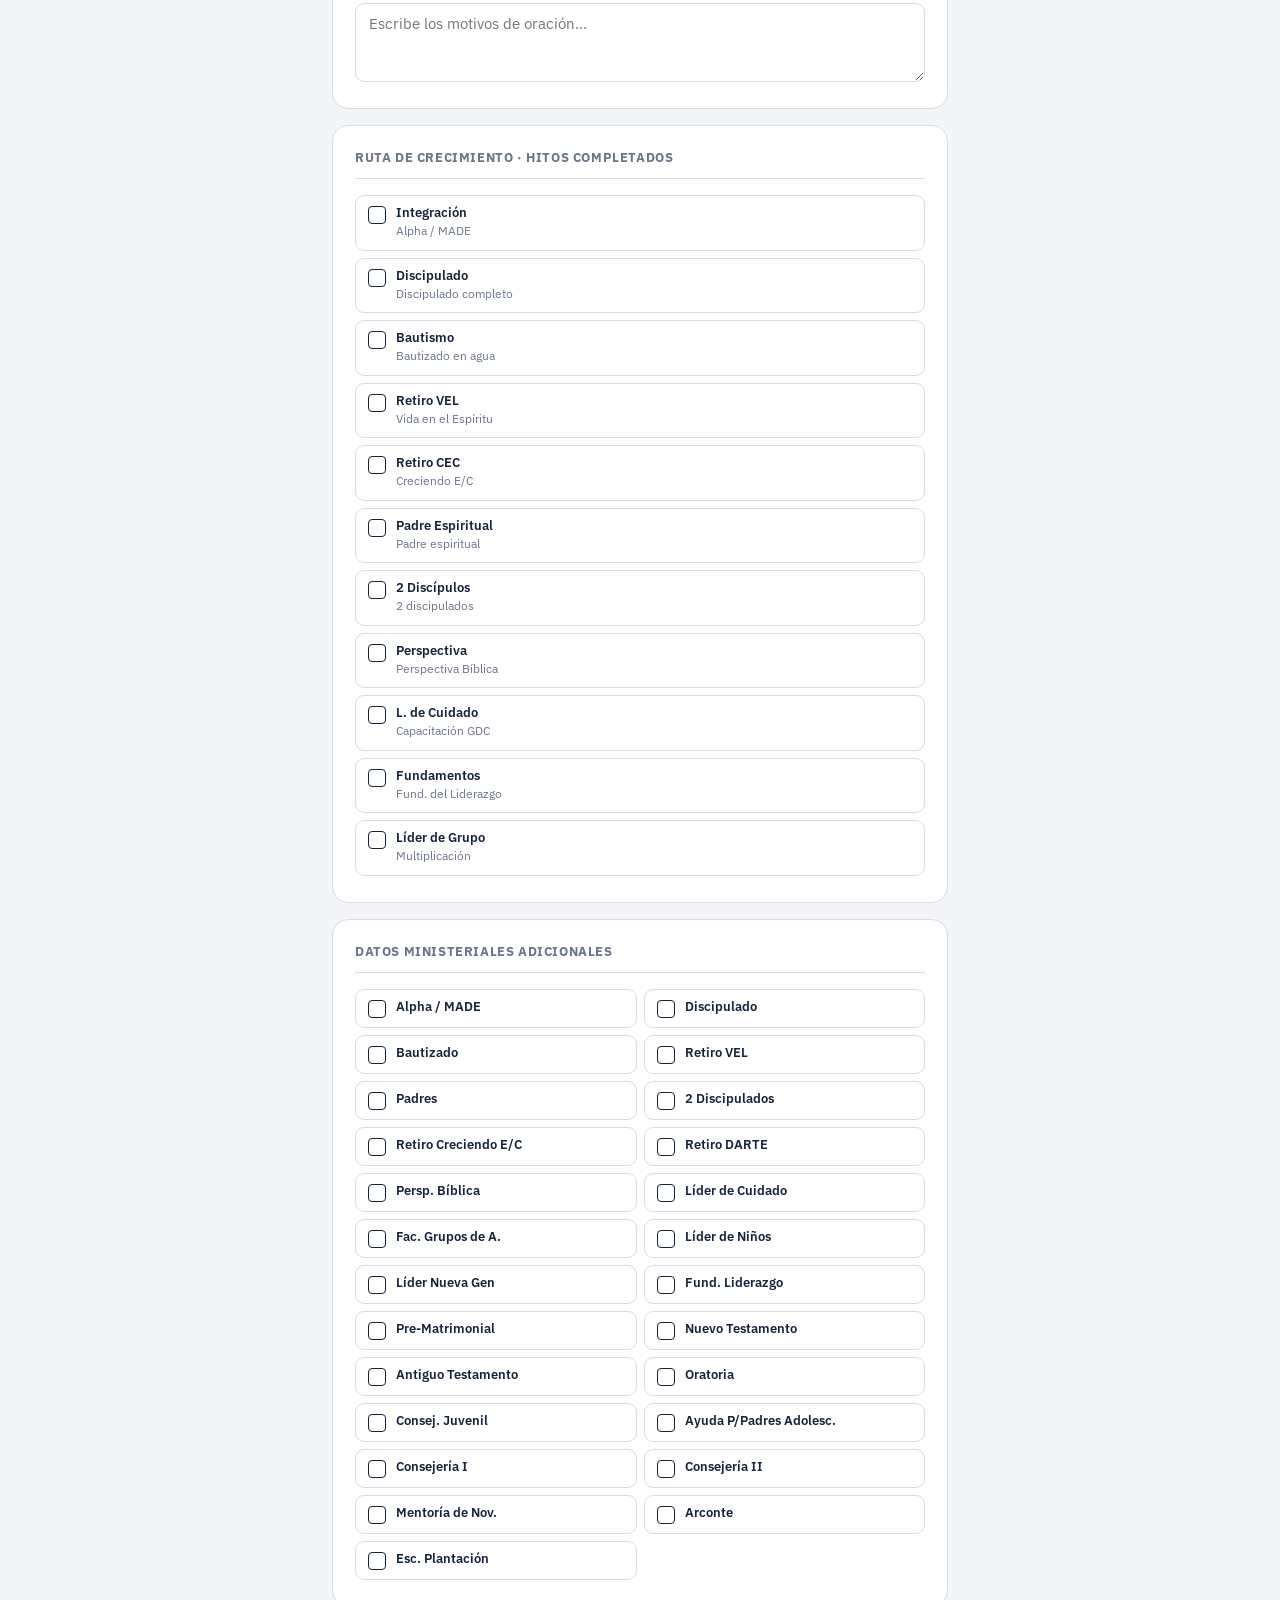
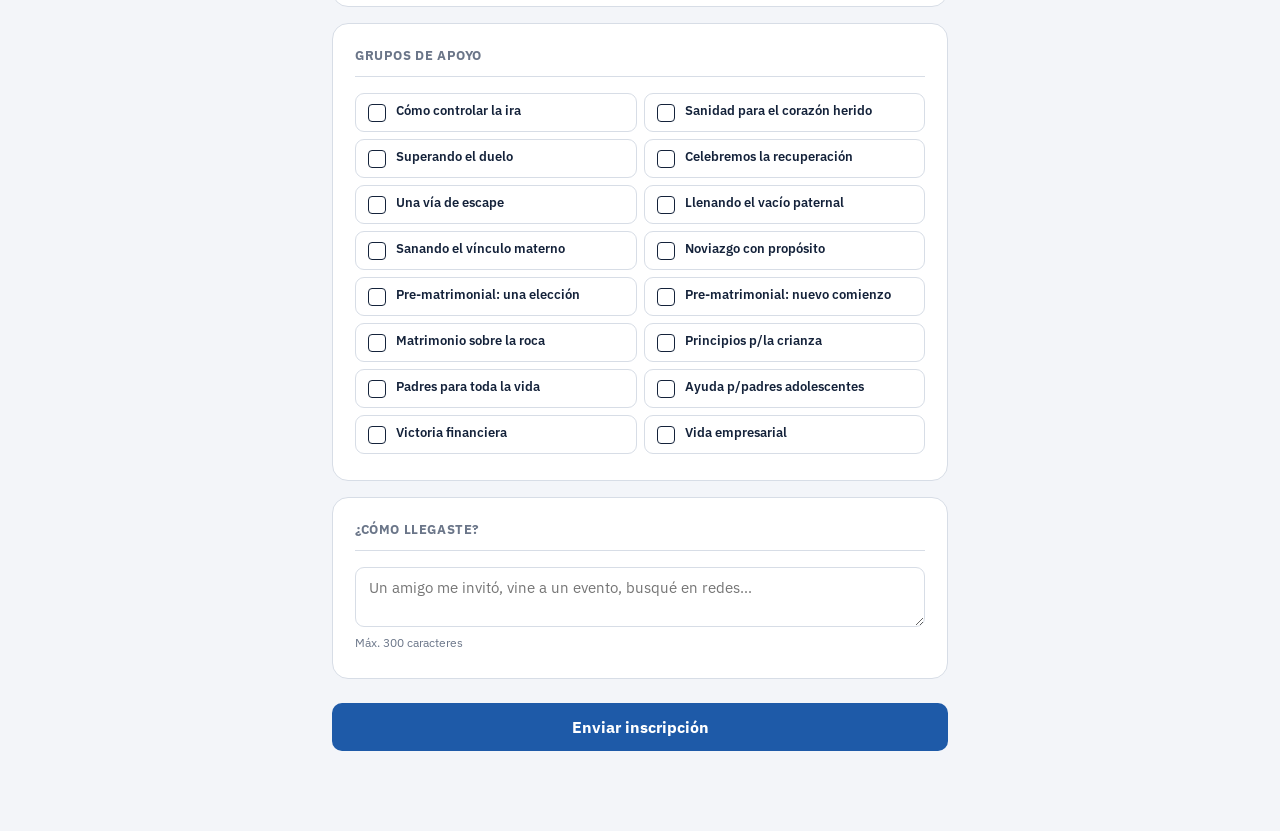
<file: registro.html>
<!doctype html>
<html lang="es" data-theme="light">
<head>
<meta charset="utf-8">
<meta name="viewport" content="width=device-width, initial-scale=1, viewport-fit=cover">
<meta name="robots" content="noindex">
<title>Registro · Pastoreo GDC</title>
<link rel="preconnect" href="https://fonts.googleapis.com">
<link rel="preconnect" href="https://fonts.gstatic.com" crossorigin>
<link rel="stylesheet" href="https://fonts.googleapis.com/css2?family=IBM+Plex+Sans:wght@400;500;600;700&display=swap">
<style>
:root{
  --bg:#f3f5f9;--surface:#ffffff;--ink:#14223a;--muted:#6b7689;--line:#d7dde6;
  --accent:#1e5aa8;--accent-soft:#e8f0fb;--err:#c0392b;--err-soft:#fdf3f2;
  --font:'IBM Plex Sans','Segoe UI',system-ui,sans-serif;--radius:12px;
}
*{box-sizing:border-box}
html,body{background:var(--bg);color:var(--ink);font-family:var(--font);font-size:16px;line-height:1.55;margin:0;min-height:100%}
.app-header{background:#0d2440;color:#fff;display:flex;align-items:center;gap:14px;padding:14px clamp(16px,4vw,40px);position:sticky;top:0;z-index:10}
.logo-box{width:36px;height:36px;border-radius:9px;background:#1e5aa8;display:flex;align-items:center;justify-content:center;font-weight:800;font-size:17px;flex-shrink:0}
.brand{font-weight:700;font-size:15px;line-height:1.1}
.brand-sub{font-size:11.5px;opacity:.7}
.page{max-width:680px;margin:0 auto;padding:clamp(20px,4vw,40px) clamp(16px,4vw,32px) 80px}
.card{background:var(--surface);border:1px solid var(--line);border-radius:16px;padding:22px 22px 26px;margin-bottom:16px}
.card-title{font-size:13px;font-weight:700;text-transform:uppercase;letter-spacing:.6px;color:var(--muted);margin:0 0 16px;padding-bottom:10px;border-bottom:1px solid var(--line)}
h2{font-size:22px;font-weight:700;letter-spacing:-.4px;margin:0 0 4px}
.subtitle{color:var(--muted);font-size:14px;margin:0 0 20px}
.form-row{display:grid;gap:12px;grid-template-columns:1fr 1fr}
.form-row.one{grid-template-columns:1fr}
.form-row.three{grid-template-columns:1fr 1fr 1fr}
@media(max-width:520px){.form-row,.form-row.three{grid-template-columns:1fr}}
.form-group{display:flex;flex-direction:column;gap:5px}
.form-group.span2{grid-column:1/-1}
label{font-size:13px;font-weight:600;color:#3d4860}
label .req{color:var(--err)}
input,select,textarea{width:100%;padding:10px 13px;border:1.5px solid var(--line);border-radius:9px;font-size:15px;font-family:var(--font);background:var(--surface);color:var(--ink);outline:none;transition:border-color .15s}
input:focus,select:focus,textarea:focus{border-color:var(--accent)}
input.error,select.error{border-color:var(--err)}
input[readonly]{background:#f3f5f9;color:#6b7689}
.field-hint{font-size:11.5px;color:var(--muted);margin-top:2px}
.field-err{font-size:11.5px;color:var(--err);margin-top:2px;display:none}
.field-err.show{display:block}
/* Chips temperamento */
.temp-chips{display:flex;flex-wrap:wrap;gap:8px;margin-top:4px}
.temp-chip{display:flex;align-items:center;gap:7px;padding:7px 12px;border:1.5px solid var(--line);border-radius:8px;cursor:pointer;font-size:13px;font-weight:600;user-select:none;transition:all .15s}
.temp-chip.selected{border-color:var(--accent);background:var(--accent-soft);color:var(--accent)}
.tc-box{width:16px;height:16px;border:1.5px solid currentColor;border-radius:4px;display:flex;align-items:center;justify-content:center;flex-shrink:0}
/* Checkboxes hitos/cursos */
.checkbox-grid{display:flex;flex-direction:column;gap:7px}
.checkbox-item{display:flex;align-items:flex-start;gap:10px;padding:9px 12px;border:1.5px solid var(--line);border-radius:9px;cursor:pointer;font-size:13px;transition:all .15s;user-select:none}
.checkbox-item:hover{border-color:#b0bccf}
.checkbox-item.checked{border-color:var(--accent);background:var(--accent-soft)}
.cb-box{width:18px;height:18px;border:1.5px solid currentColor;border-radius:4px;display:flex;align-items:center;justify-content:center;flex-shrink:0;margin-top:1px}
.checkbox-item.checked .cb-box{background:var(--accent);border-color:var(--accent)}
.cb-label{font-weight:600;line-height:1.3}
.cb-sub{font-size:12px;color:var(--muted)}
/* Cursos grid 2 columnas */
.checkbox-grid.two{display:grid;grid-template-columns:1fr 1fr;gap:7px}
@media(max-width:520px){.checkbox-grid.two{grid-template-columns:1fr}}
/* submit */
.btn-submit{width:100%;padding:14px;background:var(--accent);color:#fff;border:none;border-radius:10px;font-size:16px;font-weight:700;font-family:var(--font);cursor:pointer;margin-top:8px;transition:opacity .15s}
.btn-submit:disabled{opacity:.55;cursor:not-allowed}
.err-box{background:var(--err-soft);border:1px solid #f5c6c0;color:var(--err);border-radius:9px;padding:11px 14px;font-size:14px;margin-top:14px;display:none}
.err-box.show{display:block}
.ok-screen{text-align:center;padding:40px 16px 24px}
.ok-icon{font-size:52px;margin-bottom:12px}
.ok-screen h1{font-size:1.8rem;font-weight:700;margin-bottom:8px}
.ok-screen p{color:var(--muted);max-width:38ch;margin:0 auto}
</style>
</head>
<body>
<header class="app-header">
  <div class="logo-box">P</div>
  <div>
    <div class="brand">Pastoreo GDC</div>
    <div class="brand-sub">Jóvenes Adultos · Formulario de inscripción</div>
  </div>
</header>

<div class="page">
  <div id="app">
    <p style="color:var(--muted);text-align:center;padding:40px 0">Cargando…</p>
  </div>
</div>

<script type="module" src="./js/registro-form.js">
/* moved to external file to satisfy CSP */

const app = document.getElementById('app');
const tokenId = new URLSearchParams(location.search).get('t') || null;
let tokenInfo = null;

const TEMPS = [{c:'M',l:'Melancólico'},{c:'F',l:'Flemático'},{c:'C',l:'Colérico'},{c:'S',l:'Sanguíneo'}];
const SEDES = ['Sede Este','Sede Oeste','Sede Cabudare','Sede 48','Sede 52'];

let selectedTemps = [];
let selectedMs    = [];
let selectedCursos = [];
let selectedApoyo  = [];

function fail(msg){
  app.innerHTML = `<div style="text-align:center;padding:32px 0;">
    <p style="font-size:2rem;margin-bottom:12px;">⚠️</p>
    <p style="color:var(--muted);">${msg}</p>
  </div>`;
}

if(!CONFIGURADO){ fail('El sistema aún no está configurado.'); }
else { init(); }

async function init(){
  if(tokenId){
    const { data, error } = await supabase.rpc('registro_token_info', { p_token: tokenId });
    if(error || !data?.valido){
      fail(data?.error || 'Enlace no válido. Pídele a tu líder que te envíe uno nuevo.');
      return;
    }
    tokenInfo = data;
    if(tokenInfo.tipo === 'grupal' && tokenInfo.expira_en){
      const ms = new Date(tokenInfo.expira_en) - new Date();
      if(ms > 0){
        const h = Math.floor(ms/3600000), m = Math.floor((ms%3600000)/60000);
        tokenInfo._expiraTexto = h>0 ? `${h}h ${m}min` : `${m} minutos`;
      }
    }
  }
  buildForm();
}

function sanitize(val, max=200){ return String(val||'').replace(/[<>"'\\]/g,'').trim().slice(0,max); }

function buildForm(){
  const esIndividual = tokenInfo?.tipo === 'individual';
  const esGrupal     = tokenInfo?.tipo === 'grupal';
  const nombreFijo   = esIndividual ? tokenInfo.nombre_persona : '';
  const grupoFijo    = tokenInfo?.grupo_nombre || '';

  const banner = esGrupal && grupoFijo ? `
    <div style="background:#e8f0fb;border:1px solid #c0d4f5;border-radius:10px;padding:11px 14px;margin-bottom:16px;font-size:13.5px;color:#1e5aa8;display:flex;align-items:center;gap:10px;">
      <svg width="16" height="16" viewBox="0 0 24 24" fill="none" stroke="currentColor" stroke-width="2" stroke-linecap="round"><path d="M17 21v-2a4 4 0 0 0-4-4H5a4 4 0 0 0-4 4v2"/><circle cx="9" cy="7" r="4"/><path d="M23 21v-2a4 4 0 0 0-3-3.85M16 3.13a4 4 0 0 1 0 7.75"/></svg>
      <span>Te estás uniendo al grupo <strong>${grupoFijo}</strong>${tokenInfo._expiraTexto ? ` · Enlace válido por <strong>${tokenInfo._expiraTexto}</strong>` : ''}</span>
    </div>` :
  esIndividual && nombreFijo ? `
    <div style="background:#e8f0fb;border:1px solid #c0d4f5;border-radius:10px;padding:11px 14px;margin-bottom:16px;font-size:13.5px;color:#1e5aa8;display:flex;align-items:center;gap:10px;">
      <svg width="16" height="16" viewBox="0 0 24 24" fill="none" stroke="currentColor" stroke-width="2" stroke-linecap="round"><circle cx="12" cy="8" r="4"/><path d="M20 21a8 8 0 1 0-16 0"/></svg>
      <span>Hola <strong>${nombreFijo}</strong>, este enlace fue creado especialmente para ti.</span>
    </div>` : '';

  app.innerHTML = `
    <h2>Formulario de inscripción</h2>
    <p class="subtitle">Completa tus datos. Tu líder revisará la información y te confirmará tu ingreso al grupo.</p>
    ${banner}

    <!-- Datos personales -->
    <div class="card">
      <div class="card-title">Datos personales</div>
      <div class="form-row one" style="margin-bottom:12px;">
        <div class="form-group">
          <label for="f-nombre">Nombre completo <span class="req">*</span></label>
          <input id="f-nombre" type="text" placeholder="Ej: Juan Pérez" maxlength="100" autocomplete="name"
            value="${nombreFijo}" ${esIndividual && nombreFijo ? 'readonly' : ''}>
          <span class="field-err" id="err-nombre"></span>
        </div>
      </div>
      <div class="form-row" style="margin-bottom:12px;">
        <div class="form-group">
          <label for="f-tel">Teléfono <span class="req">*</span></label>
          <input id="f-tel" type="tel" placeholder="04140000000" maxlength="20" inputmode="numeric">
          <span class="field-hint">Solo números</span>
          <span class="field-err" id="err-tel"></span>
        </div>
        <div class="form-group">
          <label for="f-correo">Correo electrónico</label>
          <input id="f-correo" type="email" placeholder="tu@correo.com" maxlength="100" autocomplete="email" inputmode="email">
          <span class="field-err" id="err-correo"></span>
        </div>
      </div>
      <div class="form-row" style="margin-bottom:12px;">
        <div class="form-group">
          <label for="f-nac">Fecha de nacimiento</label>
          <input id="f-nac" type="date" max="${new Date().toISOString().slice(0,10)}">
        </div>
        <div class="form-group">
          <label for="f-civil">Estado civil</label>
          <select id="f-civil">
            <option value="">— Selecciona —</option>
            <option>Soltero/a</option><option>Casado/a</option>
            <option>Divorciado/a</option><option>Viudo/a</option><option>Unión libre</option>
          </select>
        </div>
      </div>
      <div class="form-row" style="margin-bottom:12px;">
        <div class="form-group">
          <label for="f-profesion">Profesión u oficio</label>
          <input id="f-profesion" type="text" placeholder="Ej: Docente, Ingeniero…" maxlength="100">
        </div>
        <div class="form-group">
          <label for="f-ocupacion">Ocupación actual</label>
          <input id="f-ocupacion" type="text" placeholder="Ej: Empleado, Independiente…" maxlength="100">
        </div>
      </div>
      <div class="form-row" style="margin-bottom:12px;">
        <div class="form-group">
          <label for="f-tiempo">Tiempo en la iglesia</label>
          <input id="f-tiempo" type="text" placeholder="Ej: 2 años" maxlength="50">
        </div>
        <div class="form-group">
          <label for="f-nro-hijos">N.º de hijos</label>
          <input id="f-nro-hijos" type="number" min="0" max="30" placeholder="0">
        </div>
      </div>
      <div class="form-row" style="margin-bottom:12px;">
        <div class="form-group">
          <label for="f-edades-hijos">Edades de los hijos</label>
          <input id="f-edades-hijos" type="text" placeholder="Ej: 5, 8 y 12 años" maxlength="100">
        </div>
        <div class="form-group">
          <label for="f-aniversario">Aniversario de bodas</label>
          <input id="f-aniversario" type="text" placeholder="DD/MM/AAAA" maxlength="20">
        </div>
      </div>
      <div class="form-row one">
        <div class="form-group">
          <label for="f-direccion">Dirección de habitación</label>
          <input id="f-direccion" type="text" placeholder="Calle, sector, municipio…" maxlength="200">
        </div>
      </div>
    </div>

    <!-- Datos ministeriales -->
    <div class="card">
      <div class="card-title">Datos ministeriales</div>
      <div class="form-row" style="margin-bottom:12px;">
        <div class="form-group">
          <label for="f-sede">Sede asignada</label>
          <select id="f-sede">
            <option value="">— Selecciona —</option>
            ${SEDES.map(s=>`<option>${s}</option>`).join('')}
          </select>
        </div>
        <div class="form-group">
          <label for="f-bautizado">¿Bautizado/a?</label>
          <select id="f-bautizado">
            <option value="">— Selecciona —</option>
            <option value="false">No</option>
            <option value="true">Sí</option>
          </select>
        </div>
      </div>
      <div class="form-row one" style="margin-bottom:12px;">
        <div class="form-group">
          <label for="f-padre-esp">Padre / Madre espiritual</label>
          <input id="f-padre-esp" type="text" placeholder="Nombre" maxlength="100">
        </div>
      </div>
      <div class="form-row" style="margin-bottom:12px;">
        <div class="form-group">
          <label for="f-disc-inicio">Inicio de discipulado</label>
          <input id="f-disc-inicio" type="text" placeholder="MM/AAAA" maxlength="20">
        </div>
        <div class="form-group">
          <label for="f-disc-fin">Culminación de discipulado</label>
          <input id="f-disc-fin" type="text" placeholder="MM/AAAA (vacío si en curso)" maxlength="20">
        </div>
      </div>
      ${!grupoFijo ? `
      <div class="form-row one">
        <div class="form-group">
          <label for="f-grupo">¿A qué grupo perteneces o quieres unirte?</label>
          <input id="f-grupo" type="text" placeholder="Nombre del grupo o líder" maxlength="100">
        </div>
      </div>` : '<input id="f-grupo" type="hidden" value="">'}
    </div>

    <!-- Dones y temperamento -->
    <div class="card">
      <div class="card-title">Dones y temperamento</div>
      <div class="form-row" style="margin-bottom:12px;">
        <div class="form-group">
          <label for="f-dones">Dones espirituales</label>
          <input id="f-dones" type="text" placeholder="Ej: Enseñanza, Música…" maxlength="200">
        </div>
        <div class="form-group">
          <label for="f-habilidades">Habilidades</label>
          <input id="f-habilidades" type="text" placeholder="Ej: Liderazgo, comunicación…" maxlength="200">
        </div>
      </div>
      <div class="form-group" style="margin-bottom:12px;">
        <label>Temperamento(s)</label>
        <div class="temp-chips" id="temp-chips"></div>
      </div>
      <div class="form-row" style="margin-bottom:12px;">
        <div class="form-group">
          <label for="f-mentor">Mentor</label>
          <input id="f-mentor" type="text" placeholder="Nombre del mentor" maxlength="100">
        </div>
      </div>
      <div class="form-row one">
        <div class="form-group">
          <label for="f-oracion">Motivos de oración</label>
          <textarea id="f-oracion" rows="3" placeholder="Escribe los motivos de oración…" maxlength="500"></textarea>
        </div>
      </div>
    </div>

    <!-- Ruta de crecimiento -->
    <div class="card">
      <div class="card-title">Ruta de crecimiento · Hitos completados</div>
      <div class="checkbox-grid" id="ms-grid"></div>
    </div>

    <!-- Datos ministeriales adicionales -->
    <div class="card">
      <div class="card-title">Datos ministeriales adicionales</div>
      <div class="checkbox-grid two" id="cursos-grid"></div>
    </div>

    <!-- Grupos de apoyo -->
    <div class="card">
      <div class="card-title">Grupos de apoyo</div>
      <div class="checkbox-grid two" id="apoyo-grid"></div>
    </div>

    <!-- ¿Cómo llegaste? -->
    <div class="card">
      <div class="card-title">¿Cómo llegaste?</div>
      <div class="form-row one">
        <div class="form-group">
          <textarea id="f-como" rows="2" placeholder="Un amigo me invitó, vine a un evento, busqué en redes…" maxlength="300"></textarea>
          <span class="field-hint">Máx. 300 caracteres</span>
        </div>
      </div>
    </div>

    <div class="err-box" id="err-global"></div>
    <button class="btn-submit" id="btn-send">Enviar inscripción</button>
  `;

  // Render dinámicos
  renderTemps();
  renderMilestones();
  renderCursos();
  renderApoyo();

  // Validaciones de input
  document.getElementById('f-tel').addEventListener('input', e => {
    e.target.value = e.target.value.replace(/[^0-9+]/g,'');
  });
  document.getElementById('f-nombre').addEventListener('input', e => {
    e.target.value = e.target.value.replace(/[0-9<>"'\\]/g,'');
  });

  document.getElementById('btn-send').addEventListener('click', enviar);
}

function renderTemps(){
  const wrap = document.getElementById('temp-chips');
  if(!wrap) return;
  wrap.innerHTML = TEMPS.map(t => {
    const sel = selectedTemps.includes(t.c);
    return `<div class="temp-chip${sel?' selected':''}" data-temp="${t.c}">
      <div class="tc-box">${sel?`<svg width="10" height="10" viewBox="0 0 24 24" fill="none" stroke="currentColor" stroke-width="3.5" stroke-linecap="round"><path d="M20 6 9 17l-5-5"/></svg>`:''}</div>
      <span>${t.l}</span>
    </div>`;
  }).join('');
  wrap.querySelectorAll('.temp-chip').forEach(chip => chip.addEventListener('click', () => {
    const c = chip.dataset.temp;
    selectedTemps = selectedTemps.includes(c) ? selectedTemps.filter(x=>x!==c) : [...selectedTemps,c];
    renderTemps();
  }));
}

function renderMilestones(){
  const grid = document.getElementById('ms-grid');
  if(!grid) return;
  grid.innerHTML = MILESTONES.map((ml,i) => {
    const done = selectedMs.includes(i);
    return `<div class="checkbox-item${done?' checked':''}" data-ms="${i}">
      <div class="cb-box">${done?`<svg width="12" height="12" viewBox="0 0 24 24" fill="none" stroke="#fff" stroke-width="3.5" stroke-linecap="round"><path d="M20 6 9 17l-5-5"/></svg>`:''}</div>
      <div><div class="cb-label">${ml.t}</div><div class="cb-sub">${ml.s}</div></div>
    </div>`;
  }).join('');
  grid.querySelectorAll('[data-ms]').forEach(item => item.addEventListener('click', () => {
    const i = parseInt(item.dataset.ms);
    selectedMs = selectedMs.includes(i) ? selectedMs.filter(x=>x!==i) : [...selectedMs,i];
    renderMilestones();
  }));
}

function renderCursos(){
  const grid = document.getElementById('cursos-grid');
  if(!grid) return;
  grid.innerHTML = CURSOS.map((c,i) => {
    const done = selectedCursos.includes(c);
    return `<div class="checkbox-item${done?' checked':''}" data-curso="${i}">
      <div class="cb-box">${done?`<svg width="12" height="12" viewBox="0 0 24 24" fill="none" stroke="#fff" stroke-width="3.5" stroke-linecap="round"><path d="M20 6 9 17l-5-5"/></svg>`:''}</div>
      <div class="cb-label">${c}</div>
    </div>`;
  }).join('');
  grid.querySelectorAll('[data-curso]').forEach(item => item.addEventListener('click', () => {
    const c = CURSOS[parseInt(item.dataset.curso)];
    selectedCursos = selectedCursos.includes(c) ? selectedCursos.filter(x=>x!==c) : [...selectedCursos,c];
    renderCursos();
  }));
}

function renderApoyo(){
  const grid = document.getElementById('apoyo-grid');
  if(!grid) return;
  grid.innerHTML = APOYO.map((a,i) => {
    const done = selectedApoyo.includes(a);
    return `<div class="checkbox-item${done?' checked':''}" data-apoyo="${i}">
      <div class="cb-box">${done?`<svg width="12" height="12" viewBox="0 0 24 24" fill="none" stroke="#fff" stroke-width="3.5" stroke-linecap="round"><path d="M20 6 9 17l-5-5"/></svg>`:''}</div>
      <div class="cb-label">${a}</div>
    </div>`;
  }).join('');
  grid.querySelectorAll('[data-apoyo]').forEach(item => item.addEventListener('click', () => {
    const a = APOYO[parseInt(item.dataset.apoyo)];
    selectedApoyo = selectedApoyo.includes(a) ? selectedApoyo.filter(x=>x!==a) : [...selectedApoyo,a];
    renderApoyo();
  }));
}

function fieldErr(id, msg){
  const el = document.getElementById('err-'+id);
  const inp = document.getElementById('f-'+id);
  if(el){ el.textContent = msg; el.classList.toggle('show', !!msg); }
  if(inp){ inp.classList.toggle('error', !!msg); }
}

async function enviar(){
  ['nombre','tel','correo','nac'].forEach(k => fieldErr(k,''));
  const errGlobal = document.getElementById('err-global');
  errGlobal.classList.remove('show');

  const nombre   = document.getElementById('f-nombre').value.trim();
  const telefono = document.getElementById('f-tel').value.replace(/[^0-9+]/g,'');
  const correo   = document.getElementById('f-correo').value.trim().toLowerCase();
  const nac      = document.getElementById('f-nac').value;
  const civil    = document.getElementById('f-civil').value;
  const grupo    = sanitize(document.getElementById('f-grupo').value);
  const como     = sanitize(document.getElementById('f-como').value, 300);

  let valid = true;
  if(nombre.length < 2){ fieldErr('nombre','El nombre es requerido.'); valid=false; }
  if(telefono.length < 7){ fieldErr('tel','Ingresa un teléfono válido (mín. 7 dígitos).'); valid=false; }
  if(correo && !/^[a-z0-9._%+\-]+@[a-z0-9.\-]+\.[a-z]{2,}$/.test(correo)){
    fieldErr('correo','El correo no tiene un formato válido.'); valid=false;
  }
  if(nac){
    const d = new Date(nac), ahora = new Date();
    if(d > new Date(ahora - 10*365.25*24*3600*1000) || d < new Date(ahora - 100*365.25*24*3600*1000)){
      fieldErr('nac','Fecha de nacimiento inválida.'); valid=false;
    }
  }
  if(!valid) return;

  const nivelIdx = selectedMs.length ? Math.max(...selectedMs) : null;

  const rpcArgs = {
    p_datos: {
      nombre, telefono, correo: correo||null, fecha_nacimiento: nac||null,
      estado_civil: civil||null, grupo_nombre: grupo||null, como_llego: como||null,
      profesion:    sanitize(document.getElementById('f-profesion').value),
      ocupacion:    sanitize(document.getElementById('f-ocupacion').value),
      tiempo_iglesia: sanitize(document.getElementById('f-tiempo').value, 50),
      nro_hijos:    document.getElementById('f-nro-hijos').value !== '' ? parseInt(document.getElementById('f-nro-hijos').value)||0 : null,
      edades_hijos: sanitize(document.getElementById('f-edades-hijos').value),
      aniversario:  sanitize(document.getElementById('f-aniversario').value, 20),
      direccion:    sanitize(document.getElementById('f-direccion').value),
      sede:         document.getElementById('f-sede').value || null,
      padre_esp:    sanitize(document.getElementById('f-padre-esp').value),
      disc_inicio:  sanitize(document.getElementById('f-disc-inicio').value, 20),
      disc_fin:     sanitize(document.getElementById('f-disc-fin').value, 20),
      bautizado:    document.getElementById('f-bautizado').value !== '' ? document.getElementById('f-bautizado').value : null,
      dones:        sanitize(document.getElementById('f-dones').value),
      habilidades:  sanitize(document.getElementById('f-habilidades').value),
      mentor:       sanitize(document.getElementById('f-mentor').value),
      oracion:      sanitize(document.getElementById('f-oracion').value, 500),
      temperamentos: selectedTemps.length ? selectedTemps : null,
      nivel_idx:    nivelIdx,
      cursos_completados: selectedCursos.length ? selectedCursos : null,
      apoyo_completados:  selectedApoyo.length  ? selectedApoyo  : null,
    }
  };
  if(tokenId) rpcArgs.p_token = tokenId;

  const btn = document.getElementById('btn-send');
  btn.disabled = true; btn.textContent = 'Enviando…';

  try {
    const { error } = await supabase.rpc('registro_publico_enviar', rpcArgs);
    if(error) throw new Error(error.message);
    app.innerHTML = `<div class="ok-screen">
      <p class="ok-icon">🎉</p>
      <h1>¡Listo!</h1>
      <p>Tu inscripción fue enviada. Tu líder la revisará y te confirmará tu ingreso al grupo de crecimiento.</p>
    </div>`;
  } catch(e){
    errGlobal.textContent = e.message || 'Hubo un error. Revisa tu conexión e intenta de nuevo.';
    errGlobal.classList.add('show');
    btn.disabled = false; btn.textContent = 'Enviar inscripción';
  }
}
</script>
</body>
</html>
</file>
<file: css/style.css>
/* ===== RESET & BASE ===== */
*, *::before, *::after { box-sizing: border-box; margin: 0; padding: 0; }
html, body { height: 100%; font-family: 'IBM Plex Sans', system-ui, sans-serif; color: #14223a; -webkit-font-smoothing: antialiased; background: #f3f5f9; }
a { text-decoration: none; color: inherit; }
button { cursor: pointer; font-family: inherit; }
input, select, textarea { font-family: inherit; }
::-webkit-scrollbar { width: 8px; height: 8px; }
::-webkit-scrollbar-thumb { background: #c9d2df; border-radius: 6px; border: 2px solid transparent; background-clip: content-box; }
input::placeholder { color: #9aa5b5; }
.hidden { display: none !important; }
@keyframes fadeUp { from { opacity: 0; transform: translateY(8px); } to { opacity: 1; transform: none; } }
.fade-up { animation: fadeUp 0.35s ease both; }

/* ===== LOGIN ===== */
.view-login { display: flex; height: 100vh; width: 100%; background: #111111; }
.login-left { flex: 1; position: relative; display: flex; flex-direction: column; justify-content: space-between; padding: 54px 56px; background: radial-gradient(125% 110% at 0% 0%, #152a15 0%, #111111 52%, #0a0a0a 100%); color: #fff; overflow: hidden; }
.login-grid-bg { position: absolute; inset: 0; opacity: .05; background-image: linear-gradient(#fff 1px,transparent 1px),linear-gradient(90deg,#fff 1px,transparent 1px); background-size: 38px 38px; }
.login-glow { position: absolute; right: -120px; top: -120px; width: 420px; height: 420px; border-radius: 50%; background: radial-gradient(circle,rgba(38,202,0,.25),transparent 65%); }
.login-logo-row { position: relative; display: flex; align-items: center; gap: 13px; }
.logo-box { width: 46px; height: 46px; border-radius: 12px; background: linear-gradient(135deg,#26CA00,#22a800); display: flex; align-items: center; justify-content: center; font-weight: 700; font-size: 20px; color: #fff; box-shadow: 0 8px 22px rgba(38,202,0,.4); flex-shrink: 0; }
.logo-box.sm { width: 38px; height: 38px; border-radius: 10px; font-size: 17px; }
.login-brand { font-weight: 700; font-size: 18px; letter-spacing: -.2px; }
.login-brand-sub { font-size: 12px; color: #a0a0a0; letter-spacing: .2px; }
.login-hero { position: relative; max-width: 440px; animation: fadeUp .6s ease both; }
.login-area-label { font-size: 12px; font-weight: 600; color: #7dcf7d; text-transform: uppercase; letter-spacing: 2px; margin-bottom: 20px; }
.login-title { font-size: 40px; line-height: 1.12; font-weight: 700; margin-bottom: 20px; letter-spacing: -1px; }
.login-desc { font-size: 16px; line-height: 1.65; color: #b0c8b0; }
.login-stats { position: relative; display: flex; gap: 34px; }
.stat-num { font-size: 24px; font-weight: 700; font-family: 'IBM Plex Mono', monospace; }
.stat-label { font-size: 12px; color: #888888; margin-top: 2px; }
.login-right { width: 486px; flex-shrink: 0; background: #fff; display: flex; flex-direction: column; justify-content: center; padding: 0 66px; }
.login-form-header { margin-bottom: 28px; }
.login-form-header h2 { font-size: 27px; font-weight: 700; color: #14223a; margin-bottom: 9px; letter-spacing: -.5px; }
.login-form-header p { color: #6b7689; font-size: 15px; line-height: 1.5; }
.field-label { display: block; font-size: 13px; font-weight: 600; color: #3d4860; margin-bottom: 7px; }
.field-input { width: 100%; padding: 13px 14px; border: 1px solid #d7dde6; border-radius: 10px; font-size: 15px; color: #14223a; outline: none; background: #fbfcfd; margin-bottom: 16px; transition: border-color .15s, box-shadow .15s; }
.field-input:focus { border-color: #22a800; box-shadow: 0 0 0 3px rgba(38,202,0,.12); background: #fff; }
.field-input.sm { padding: 11px 13px; font-size: 14px; margin-bottom: 0; }
.field-input.mono { font-family: 'IBM Plex Mono', monospace; }
.login-error { background: #fdf3f2; border: 1px solid #f0c8c3; color: #c0392b; border-radius: 9px; padding: 10px 14px; font-size: 13px; margin-bottom: 14px; }
.btn-primary { background: #22a800; color: #fff; border: none; border-radius: 10px; font-size: 15px; font-weight: 600; padding: 14px 20px; transition: background .15s; }
.btn-primary:hover { background: #1a8c00; }
.btn-primary.sm { padding: 11px 16px; font-size: 13.5px; }
.btn-full { width: 100%; }
.btn-secondary { background: #fff; color: #22a800; border: 1px solid #c0dfc0; border-radius: 10px; font-size: 13px; font-weight: 600; padding: 10px 15px; display: flex; align-items: center; gap: 6px; transition: background .15s; }
.btn-secondary:hover { background: #f3faf3; }
.btn-danger { background: #fff; color: #c0392b; border: 1px solid #f0d3cf; border-radius: 10px; font-size: 13px; font-weight: 600; padding: 10px 15px; display: flex; align-items: center; gap: 6px; transition: background .15s; }
.btn-danger:hover { background: #fdf3f2; }
.btn-icon { background: none; border: none; padding: 4px; display: flex; align-items: center; }
.login-divider { display: flex; align-items: center; gap: 14px; margin: 22px 0; }
.login-divider::before, .login-divider::after { content: ''; flex: 1; height: 1px; background: #e6eaf0; }
.login-divider span { font-size: 12px; color: #9aa5b5; }
.role-chips { display: flex; gap: 8px; flex-wrap: wrap; }
.role-chip { font-size: 12px; padding: 6px 11px; border-radius: 20px; font-weight: 500; }
.chip-pastor { background: #edfaed; color: #22a800; }
.chip-asesor { background: #eef6f3; color: #2f7d6b; }
.chip-lider { background: #f5f0fa; color: #6b4e9a; }
.chip-asistente { background: #f3f5f9; color: #6b7689; }
.login-footer { font-size: 12px; color: #9aa5b5; margin-top: 36px; line-height: 1.5; }

/* ===== APP SHELL ===== */
.app-shell { display: flex; height: 100vh; width: 100%; }

/* SIDEBAR */
.sidebar { width: 248px; flex-shrink: 0; background: #111111; display: flex; flex-direction: column; }
.sidebar-logo { padding: 21px 20px; display: flex; align-items: center; gap: 11px; border-bottom: 1px solid rgba(255,255,255,.08); }
.sidebar-brand { font-weight: 700; font-size: 15px; color: #fff; letter-spacing: -.2px; }
.sidebar-brand-sub { font-size: 11px; color: #888888; }
.sidebar-nav { flex: 1; padding: 14px 12px; display: flex; flex-direction: column; gap: 2px; overflow-y: auto; }
.nav-section-label { font-size: 10.5px; font-weight: 600; color: #555555; letter-spacing: 1.2px; padding: 8px 12px 5px; }
.nav-item { display: flex; align-items: center; gap: 11px; padding: 10px 12px; border-radius: 9px; cursor: pointer; color: #9b9b9b; font-size: 14px; font-weight: 500; transition: color .15s, background .15s; }
.nav-item:hover { color: #cce0f5; background: rgba(255,255,255,.07); }
.nav-item.active { color: #fff; background: rgba(255,255,255,.13); }
.sidebar-user { padding: 14px 12px; border-top: 1px solid rgba(255,255,255,.08); }
.sidebar-user-inner { display: flex; align-items: center; gap: 10px; padding: 8px 10px; border-radius: 10px; background: rgba(255,255,255,.05); }
.sidebar-user-info { flex: 1; min-width: 0; }
.sidebar-user-info div:first-child { font-size: 13px; font-weight: 600; color: #fff; white-space: nowrap; overflow: hidden; text-overflow: ellipsis; }
.sidebar-user-info div:last-child { font-size: 11px; color: #888888; }

/* AVATAR */
.avatar { width: 36px; height: 36px; border-radius: 9px; background: linear-gradient(135deg,#26CA00,#22a800); display: flex; align-items: center; justify-content: center; font-weight: 600; font-size: 12.5px; color: #fff; flex-shrink: 0; }
.avatar.sm { width: 36px; height: 36px; border-radius: 9px; font-size: 13px; }
.avatar.lg { width: 74px; height: 74px; border-radius: 18px; font-size: 25px; font-weight: 700; }
.avatar.xs { width: 28px; height: 28px; border-radius: 7px; font-size: 11px; font-weight: 600; }
.avatar.md { width: 40px; height: 40px; border-radius: 10px; font-size: 14px; }

/* TOPBAR */
.topbar { height: 64px; flex-shrink: 0; background: #fff; border-bottom: 1px solid #e6eaf0; display: flex; align-items: center; justify-content: space-between; padding: 0 28px; }
.topbar-title { font-size: 17px; font-weight: 700; color: #14223a; letter-spacing: -.3px; }
.topbar-sub { font-size: 12.5px; color: #8a94a8; margin-top: 1px; }
.topbar-right { display: flex; align-items: center; gap: 16px; }
.search-box { display: flex; align-items: center; gap: 9px; background: #f3f5f9; border: 1px solid #e6eaf0; border-radius: 10px; padding: 9px 13px; width: 240px; }
.search-box input { border: none; background: none; outline: none; font-size: 13.5px; color: #14223a; width: 100%; }
.topbar-user { display: flex; align-items: center; gap: 9px; padding-left: 14px; border-left: 1px solid #e6eaf0; }
.topbar-user > div div:first-child { font-size: 13px; font-weight: 600; color: #14223a; }
.topbar-role-label { font-size: 11px; color: #22a800; font-weight: 500; }

/* MAIN CONTENT */
.main-area { flex: 1; display: flex; flex-direction: column; min-width: 0; }
.main-content { flex: 1; overflow-y: auto; padding: 28px; }
.page-wrap { max-width: 1240px; margin: 0 auto; }
.page-wrap.narrow { max-width: 900px; }

/* ===== CARDS & COMMON ===== */
.card { background: #fff; border: 1px solid #e6eaf0; border-radius: 14px; padding: 22px; }
.card.lg { border-radius: 16px; padding: 24px; }
.card-title { font-size: 15px; font-weight: 700; margin-bottom: 4px; }
.card-sub { font-size: 13px; color: #8a94a8; margin-bottom: 18px; }
.section-label { font-size: 11.5px; font-weight: 700; color: #22a800; text-transform: uppercase; letter-spacing: 1px; margin-bottom: 16px; }

/* ===== KPI CARDS ===== */
.kpi-grid { display: grid; grid-template-columns: repeat(5,1fr); gap: 15px; margin-bottom: 18px; }
.kpi-card { background: #fff; border: 1px solid #e6eaf0; border-radius: 14px; padding: 18px; }
.kpi-card.accent { background: linear-gradient(135deg,#22a800,#166a00); border-color: #22a800; color: #fff; }
.kpi-icon { width: 40px; height: 40px; border-radius: 10px; display: flex; align-items: center; justify-content: center; margin-bottom: 14px; }
.kpi-num { font-size: 29px; font-weight: 700; letter-spacing: -.5px; font-family: 'IBM Plex Mono', monospace; }
.kpi-label { font-size: 12.5px; color: #6b7689; margin-top: 1px; }
.kpi-card.accent .kpi-label { color: #cfe0f4; }

/* ===== TABLES ===== */
.table-wrap { background: #fff; border: 1px solid #e6eaf0; border-radius: 14px; overflow: hidden; }
.table-head { display: grid; padding: 13px 22px; background: #fafbfc; border-bottom: 1px solid #eef1f6; font-size: 11.5px; font-weight: 600; color: #8a94a8; text-transform: uppercase; letter-spacing: .5px; }
.table-head.members-grid, .table-row.members-grid { grid-template-columns: 2.4fr 1.4fr 1.6fr 1.3fr 1.3fr 56px; gap: 12px; }
.table-row { display: grid; padding: 13px 22px; border-bottom: 1px solid #f2f4f8; align-items: center; cursor: pointer; transition: background .12s; }
.table-row:hover { background: #fafbfd; }
.table-row:last-child { border-bottom: none; }

/* ROLE BADGES */
.role-badge { font-size: 12.5px; font-weight: 600; padding: 4px 10px; border-radius: 20px; white-space: nowrap; }
.role-lider-grupo { color: #22a800; background: #edfaed; }
.role-lider-asistente { color: #2f7d6b; background: #eef6f3; }
.role-padre-espiritual { color: #6b4e9a; background: #f5f0fa; }
.role-miembro { color: #6b7689; background: #f3f5f9; }

/* PROGRESS BAR */
.progress-wrap { display: flex; align-items: center; gap: 9px; }
.progress-bar { flex: 1; height: 7px; background: #eef1f6; border-radius: 5px; overflow: hidden; }
.progress-bar .fill { height: 100%; background: #22a800; border-radius: 5px; transition: width .3s; }
.progress-val { font-size: 12px; font-weight: 600; font-family: 'IBM Plex Mono', monospace; color: #56607a; width: 34px; }

/* ===== FICHA ===== */
.ficha-header { background: #fff; border: 1px solid #e6eaf0; border-radius: 16px; padding: 24px; display: flex; align-items: center; gap: 20px; margin-bottom: 18px; }
.ficha-meta { display: flex; align-items: center; gap: 11px; flex-wrap: wrap; }
.ficha-info-row { display: flex; align-items: center; gap: 18px; margin-top: 9px; font-size: 13.5px; color: #6b7689; flex-wrap: wrap; }
.ficha-info-row span { display: flex; align-items: center; gap: 6px; }
.ficha-actions { display: flex; gap: 9px; flex-shrink: 0; }
.ficha-grid { display: grid; grid-template-columns: 1fr 1fr; gap: 18px; align-items: start; }
.data-grid { display: grid; grid-template-columns: 1fr 1fr; gap: 16px 22px; }
.data-grid .span2 { grid-column: span 2; }
.data-label { font-size: 11.5px; color: #8a94a8; margin-bottom: 3px; }
.data-value { font-size: 14px; font-weight: 600; color: #2d3650; }
.tag { font-size: 12.5px; font-weight: 600; padding: 5px 11px; border-radius: 20px; }

/* MILESTONES */
.milestone-grid { display: grid; grid-template-columns: repeat(9,1fr); gap: 10px; }
.milestone { display: flex; flex-direction: column; align-items: center; text-align: center; gap: 8px; padding: 14px 6px; border-radius: 13px; }
.milestone.done { background: linear-gradient(160deg,#edfaed,#e3f9e3); border: 1px solid #b8dfb8; }
.milestone.pending { background: #f7f8fa; border: 1px solid #eaecf1; }
.milestone-icon { width: 42px; height: 42px; border-radius: 50%; display: flex; align-items: center; justify-content: center; }
.milestone.done .milestone-icon { background: linear-gradient(135deg,#26CA00,#22a800); box-shadow: 0 4px 10px rgba(38,202,0,.2); }
.milestone.pending .milestone-icon { background: #e7eaf0; }
.milestone-t { font-size: 11.5px; font-weight: 700; line-height: 1.2; }
.milestone.done .milestone-t { color: #152a15; }
.milestone.pending .milestone-t { color: #9aa5b5; }
.milestone-s { font-size: 10px; color: #5a805a; line-height: 1.2; }
.milestone.pending .milestone-s { color: #b4bcc9; }

/* ===== ORGANIGRAMA ===== */
.org-tree { display: flex; flex-direction: column; align-items: center; margin-bottom: 32px; }
.org-connector { width: 2px; height: 22px; background: #c8d3e4; }
.org-label { font-size: 12px; font-weight: 600; color: #8a94a8; background: #f3f5f9; border: 1px solid #e6eaf0; border-radius: 20px; padding: 5px 14px; }
.org-grid { display: grid; grid-template-columns: repeat(4,1fr); gap: 16px; }
.org-card { background: #fff; border: 1.5px solid #e6eaf0; border-radius: 16px; overflow: hidden; }
.org-card-header { padding: 16px; border-bottom: 1px solid #eef1f6; }
.org-card-body { padding: 14px; display: flex; flex-direction: column; gap: 10px; }
.org-member { display: flex; align-items: center; gap: 9px; padding: 10px; border-radius: 10px; cursor: pointer; transition: opacity .15s; }
.org-member:hover { opacity: .85; }
.org-member.lider { background: #edfaed; border: 1px solid #c0dfc0; }
.org-member.asistente { background: #eef6f3; border: 1px solid #b8ddd4; }
.org-member-sm { display: flex; align-items: center; gap: 8px; padding: 7px 8px; border-radius: 8px; cursor: pointer; margin-bottom: 4px; transition: background .12s; }
.org-member-sm:hover { background: #f5f6f9; }
.org-sub-label { font-size: 10.5px; font-weight: 700; text-transform: uppercase; letter-spacing: .8px; margin-bottom: 7px; }

/* ===== CALENDARIO ===== */
.cal-grid-layout { display: grid; grid-template-columns: 1fr 300px; gap: 20px; align-items: start; }
.cal-header { display: flex; align-items: center; justify-content: space-between; padding: 18px 22px; border-bottom: 1px solid #eef1f6; }
.cal-month { font-size: 16px; font-weight: 700; color: #14223a; letter-spacing: -.3px; }
.cal-nav-btn { width: 34px; height: 34px; border-radius: 9px; border: 1px solid #e6eaf0; background: #fff; display: flex; align-items: center; justify-content: center; cursor: pointer; transition: background .12s; }
.cal-nav-btn:hover { background: #f3f5f9; }
.cal-dow { display: grid; grid-template-columns: repeat(7,1fr); background: #fafbfc; border-bottom: 1px solid #eef1f6; }
.cal-dow span { padding: 10px; text-align: center; font-size: 11px; font-weight: 700; color: #8a94a8; }
.cal-cells { display: grid; grid-template-columns: repeat(7,1fr); }
.cal-cell { min-height: 86px; border-right: 1px solid #f0f2f6; border-bottom: 1px solid #f0f2f6; padding: 8px; display: flex; flex-direction: column; gap: 3px; }
.cal-cell.blank { background: #fafbfc; }
.cal-cell.today { background: #edfaed; }
.cal-num { font-size: 13px; line-height: 1; }
.cal-cell.today .cal-num { font-weight: 700; color: #22a800; }
.cal-ev-chip { font-size: 10px; font-weight: 600; color: #fff; border-radius: 4px; padding: 2px 5px; white-space: nowrap; overflow: hidden; text-overflow: ellipsis; }
.cal-event-list { display: flex; flex-direction: column; gap: 12px; }
.cal-ev-item { display: flex; gap: 11px; align-items: flex-start; }
.cal-ev-day { width: 40px; flex-shrink: 0; text-align: center; border-radius: 9px; background: #f3f5f9; padding: 6px 0; }
.cal-ev-day .day-num { font-size: 15px; font-weight: 700; font-family: 'IBM Plex Mono', monospace; line-height: 1; color: #14223a; }
.cal-ev-day .day-mon { font-size: 10px; color: #8a94a8; text-transform: uppercase; margin-top: 1px; }
.cal-ev-info { flex: 1; min-width: 0; }
.cal-ev-info .ev-title { font-size: 13px; font-weight: 600; color: #2d3650; }
.cal-ev-info .ev-sub { font-size: 11.5px; color: #8a94a8; margin-top: 1px; }
.cal-dot { width: 8px; height: 8px; border-radius: 50%; flex-shrink: 0; margin-top: 4px; }
.legend-item { display: flex; align-items: center; gap: 9px; font-size: 12.5px; color: #3d4860; }
.legend-dot { width: 10px; height: 10px; border-radius: 3px; flex-shrink: 0; }

/* ===== REPORTES ===== */
.report-tabs { display: flex; gap: 8px; margin-bottom: 20px; flex-wrap: wrap; }
.report-tab { display: flex; align-items: center; gap: 9px; padding: 10px 16px; border-radius: 10px; border: 1.5px solid #e6eaf0; background: #fff; cursor: pointer; font-size: 13.5px; font-weight: 600; color: #6b7689; transition: all .15s; }
.report-tab.active { border-color: #22a800; background: #edfaed; color: #14223a; }
.report-tab-dot { width: 10px; height: 10px; border-radius: 3px; flex-shrink: 0; }
.report-stat-grid { display: grid; grid-template-columns: repeat(4,1fr); gap: 14px; margin-bottom: 20px; }
.report-stat { background: #fff; border: 1px solid #e6eaf0; border-radius: 13px; padding: 16px 18px; }
.report-stat-label { font-size: 11.5px; color: #8a94a8; margin-bottom: 4px; }
.report-stat-num { font-size: 28px; font-weight: 700; font-family: 'IBM Plex Mono', monospace; }
.rep-member { display: flex; align-items: center; gap: 12px; padding: 12px; border-radius: 11px; cursor: pointer; margin-bottom: 9px; transition: opacity .15s; }
.rep-member:hover { opacity: .85; }
.rep-member.lider { background: #edfaed; border: 1px solid #c0dfc0; }
.rep-member.asistente { background: #eef6f3; border: 1px solid #b8ddd4; }
.rep-member.padre { background: #f5f0fa; border: 1px solid #d9ceed; }
.rep-member.base { border: 1px solid #f0f2f6; }
.rep-member-name { font-size: 14px; font-weight: 600; color: #14223a; }
.rep-member-role { font-size: 12px; font-weight: 600; }

/* ===== NUEVO REGISTRO ===== */
.form-section { background: #fff; border: 1px solid #e6eaf0; border-radius: 16px; padding: 24px; margin-bottom: 18px; }
.form-row { display: grid; grid-template-columns: 1fr 1fr; gap: 14px 22px; }
.form-row.single { grid-template-columns: 1fr; }
.form-group { display: flex; flex-direction: column; }
.form-group.span2 { grid-column: span 2; }
.form-group label { font-size: 12.5px; font-weight: 600; color: #3d4860; margin-bottom: 6px; }
.form-group input, .form-group select, .form-group textarea { padding: 11px 13px; border: 1px solid #d7dde6; border-radius: 10px; font-size: 14px; color: #14223a; outline: none; background: #fbfcfd; width: 100%; transition: border-color .15s, box-shadow .15s; }
.form-group input:focus, .form-group select:focus, .form-group textarea:focus { border-color: #22a800; box-shadow: 0 0 0 3px rgba(38,202,0,.1); }
.form-group textarea { resize: vertical; }
.checkbox-grid { display: grid; grid-template-columns: repeat(3,1fr); gap: 10px; }
.checkbox-item { display: flex; align-items: center; gap: 10px; padding: 12px; border-radius: 11px; border: 1.5px solid #e6eaf0; background: #fafbfc; cursor: pointer; transition: all .15s; }
.checkbox-item.checked { border-color: #22a800; background: #edfaed; }
.checkbox-item .cb-box { width: 22px; height: 22px; border-radius: 6px; border: 1.5px solid #c0c8d5; background: #fff; display: flex; align-items: center; justify-content: center; flex-shrink: 0; transition: all .15s; }
.checkbox-item.checked .cb-box { background: #22a800; border-color: #22a800; }
.checkbox-item .cb-label { font-size: 12.5px; font-weight: 700; color: #6b7689; line-height: 1.2; }
.checkbox-item.checked .cb-label { color: #152a15; }
.checkbox-item .cb-sub { font-size: 10.5px; color: #a0a8b5; margin-top: 2px; line-height: 1.2; }
.checkbox-item.checked .cb-sub { color: #3a7a3a; }
.temp-chips { display: flex; gap: 8px; flex-wrap: wrap; }
.temp-chip { display: flex; align-items: center; gap: 7px; padding: 8px 12px; border-radius: 9px; border: 1.5px solid #d7dde6; background: #fff; cursor: pointer; transition: all .15s; }
.temp-chip.selected { border-color: #22a800; background: #edfaed; }
.temp-chip .tc-box { width: 16px; height: 16px; border-radius: 4px; border: 1.5px solid #c0c8d5; background: #fff; display: flex; align-items: center; justify-content: center; flex-shrink: 0; }
.temp-chip.selected .tc-box { background: #22a800; border-color: #22a800; }
.temp-chip span { font-size: 12.5px; font-weight: 600; color: #6b7689; }
.temp-chip.selected span { color: #22a800; }
.form-actions { display: flex; align-items: center; justify-content: flex-end; gap: 12px; }

/* ===== UTILITIES ===== */
.flex { display: flex; }
.flex-col { display: flex; flex-direction: column; }
.gap-4 { gap: 4px; }
.gap-8 { gap: 8px; }
.gap-12 { gap: 12px; }
.gap-14 { gap: 14px; }
.gap-18 { gap: 18px; }
.grid-2 { display: grid; grid-template-columns: 1fr 1fr; gap: 18px; }
.grid-2.align-start { align-items: start; }
.mb-18 { margin-bottom: 18px; }
.mb-20 { margin-bottom: 20px; }
.mono { font-family: 'IBM Plex Mono', monospace; }
.text-sm { font-size: 12px; }
.text-muted { color: #8a94a8; }
.text-primary { color: #22a800; }
.fw-700 { font-weight: 700; }
.back-link { display: inline-flex; align-items: center; gap: 6px; font-size: 13px; color: #6b7689; font-weight: 500; cursor: pointer; margin-bottom: 16px; transition: color .15s; border: none; background: none; }
.back-link:hover { color: #22a800; }
.spinner { display: flex; align-items: center; justify-content: center; padding: 60px; color: #8a94a8; font-size: 14px; }
.mobile-only { display: none; }

/* ===== RESPONSIVE ===== */
@media (max-width: 768px) {

  /* LOGIN — solo muestra el formulario */
  .view-login { display: block; background: #111111; padding: 0; min-height: 100vh; }
  .login-left { display: none; }
  .login-right { width: 100%; min-height: 100vh; padding: 40px 24px 32px; border-radius: 0; display: flex; flex-direction: column; justify-content: center; }
  .login-form-header h2 { font-size: 22px; }
  .btn-full { font-size: 15px; padding: 14px; }

  /* APP SHELL — barra de navegación inferior deslizable */
  .app-shell { flex-direction: column; height: 100dvh; }

  .sidebar {
    position: fixed;
    bottom: 0; left: 0; right: 0;
    z-index: 200;
    width: 100%;
    height: auto;
    flex-shrink: 0;
    flex-direction: row;
    background: #111111;
    border-top: 1px solid rgba(255,255,255,.12);
    padding: 0;
    padding-bottom: env(safe-area-inset-bottom, 0px);
    box-shadow: 0 -4px 20px rgba(0,0,0,.25);
  }
  .sidebar-logo { display: none; }
  .sidebar-nav {
    flex-direction: row;
    padding: 0 4px;
    gap: 0;
    align-items: stretch;
    width: 100%;
    overflow-x: auto;
    overflow-y: hidden;
    -webkit-overflow-scrolling: touch;
    scrollbar-width: none;
  }
  .sidebar-nav::-webkit-scrollbar { display: none; }
  .nav-section-label { display: none; }
  .nav-item {
    flex: 0 0 70px;
    flex-direction: column;
    align-items: center;
    justify-content: center;
    gap: 4px;
    padding: 8px 6px 10px;
    border-radius: 0;
    font-size: 10px;
    color: #5a7a5a;
    font-weight: 600;
    letter-spacing: .15px;
    white-space: nowrap;
    min-height: 58px;
  }
  .nav-item svg { width: 20px; height: 20px; flex-shrink: 0; }
  .nav-item.active { color: #fff; background: rgba(255,255,255,.1); }
  .nav-item.active svg { stroke: #26CA00; }
  .sidebar-user { display: none; }

  /* TOPBAR */
  .main-area { order: 1; min-width: 0; flex: 1; display: flex; flex-direction: column; overflow: hidden; }
  .topbar { height: 54px; padding: 0 16px; flex-shrink: 0; }
  .topbar-left { display: none; }
  .search-box { width: 150px; }
  .topbar-user > div { display: none; }
  .topbar-right { gap: 10px; }

  /* MAIN CONTENT — deja espacio para la barra fija inferior */
  .main-content { padding: 14px; overflow-y: auto; flex: 1; padding-bottom: calc(env(safe-area-inset-bottom, 0px) + 72px); }
  .page-wrap { max-width: 100%; }
  .page-wrap.narrow { max-width: 100%; }

  /* CARDS & GRIDS */
  .card { padding: 16px; border-radius: 12px; }
  .grid-2 { grid-template-columns: 1fr !important; }
  .kpi-grid { grid-template-columns: 1fr 1fr; gap: 10px; }
  .kpi-card { padding: 14px; }
  .kpi-num { font-size: 24px; }
  .kpi-icon { width: 34px; height: 34px; margin-bottom: 10px; }

  /* inline style grids */
  [style*="grid-template-columns:1.55fr"],
  [style*="grid-template-columns: 1.55fr"] { grid-template-columns: 1fr !important; }
  [style*="display:grid"][style*="1fr 1fr"] { grid-template-columns: 1fr !important; }

  /* TABLAS */
  .table-head { display: none; }
  .table-head.members-grid, .table-row.members-grid { grid-template-columns: 1fr auto; gap: 8px; }
  .table-row { padding: 12px 14px; }
  .table-row > *:nth-child(3),
  .table-row > *:nth-child(4) { display: none; }

  /* FICHA */
  .ficha-header { flex-direction: column; align-items: flex-start; gap: 14px; }
  .ficha-actions { width: 100%; }
  .ficha-actions button { flex: 1; justify-content: center; }
  .ficha-grid { grid-template-columns: 1fr !important; }
  .data-grid { grid-template-columns: 1fr 1fr; gap: 10px 16px; }
  .milestone-grid { grid-template-columns: repeat(3,1fr); }

  /* FORMULARIO */
  .form-section { padding: 16px; border-radius: 12px; }
  .form-row { grid-template-columns: 1fr; }
  .form-row .span2, .form-group.span2 { grid-column: span 1; }
  [style*="grid-template-columns:1fr 1fr;gap:18px"] { grid-template-columns: 1fr !important; }
  .checkbox-grid { grid-template-columns: 1fr 1fr; }
  .form-actions { flex-direction: column-reverse; }
  .form-actions button { width: 100%; justify-content: center; }

  /* ORGANIGRAMA */
  .org-grid { grid-template-columns: 1fr 1fr; gap: 12px; }

  /* CALENDARIO */
  .cal-grid-layout { grid-template-columns: 1fr; }
  .cal-cell { min-height: 52px; padding: 4px; }
  .cal-ev-chip { font-size: 8px; padding: 1px 3px; }
  .cal-dow span { padding: 6px 2px; font-size: 10px; }

  /* REPORTES */
  .report-tabs { gap: 6px; }
  .report-tab { padding: 8px 10px; font-size: 12px; }
  .report-stat-grid { grid-template-columns: 1fr 1fr; gap: 10px; }
  .report-stat-num { font-size: 22px; }

  /* ADMIN */
  [style*="grid-template-columns:1fr 1fr 1fr"] { grid-template-columns: 1fr !important; }
  [style*="grid-template-columns:1fr 1fr auto"] { grid-template-columns: 1fr !important; }

  /* MISC */
  .mobile-only { display: flex !important; }
  .back-link { font-size: 12px; }
  code { word-break: break-all; }
  .empty-state { padding: 40px 16px; }
}
.empty-state { text-align: center; padding: 60px 20px; color: #8a94a8; font-size: 14px; }
</file>
